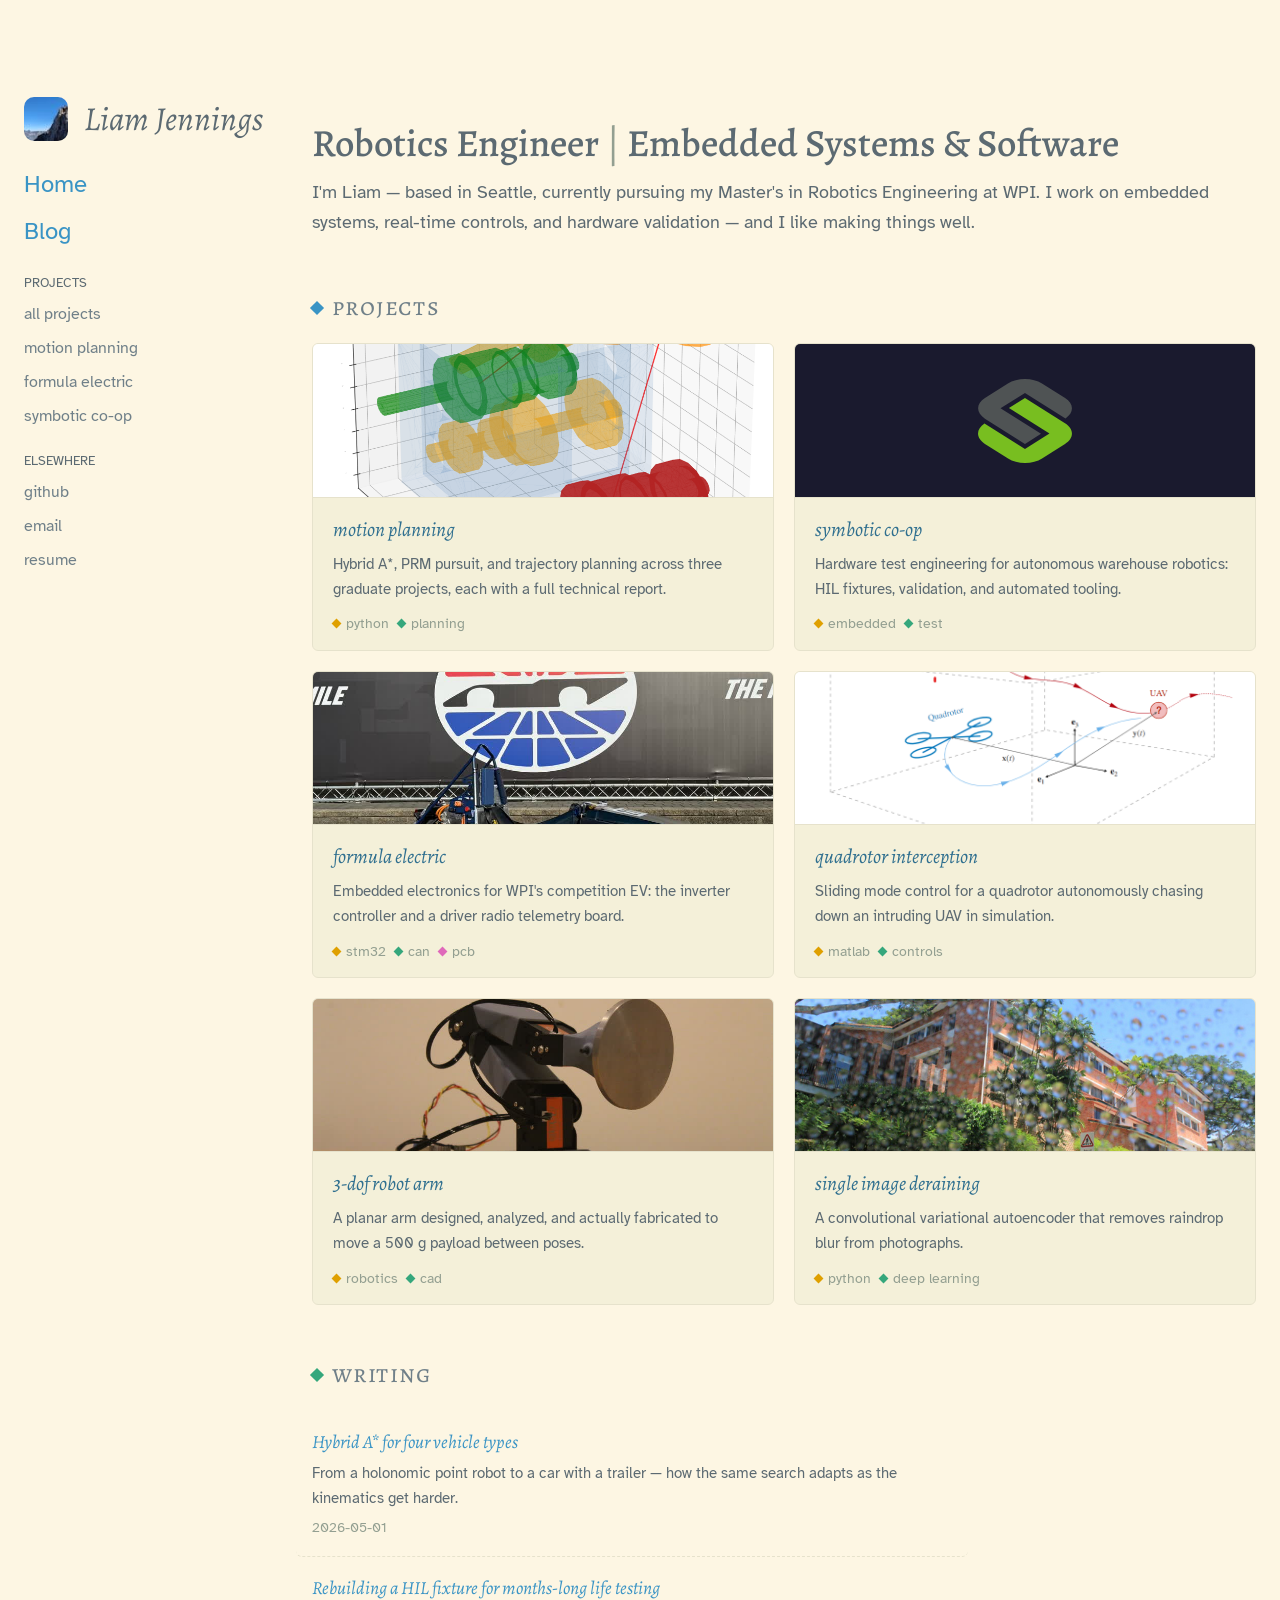
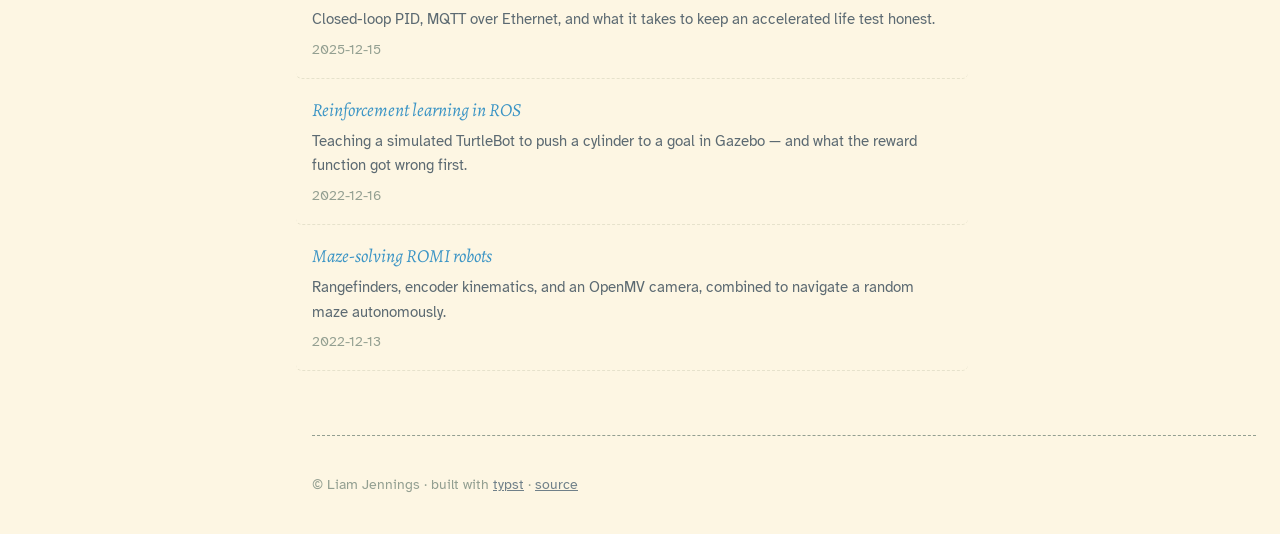
<file: design/mockup/index.html>
<!DOCTYPE html>
<html lang="en">
<head>
<meta charset="utf-8">
<meta name="viewport" content="width=device-width, initial-scale=1">
<title>Liam Jennings</title>
<!-- Site ships its own dark theme; tells Dark Reader to leave it alone. -->
<meta name="darkreader-lock">
<link rel="icon" type="image/jpeg" href="img/logo.jpg">
<link rel="stylesheet" href="layout.css">
<link rel="stylesheet" href="theme.css">
</head>
<body>

<aside class="sidebar">
  <a class="brand" href="#">
    <img class="logo" src="img/logo.jpg" alt="">
    <span class="brand-name">Liam Jennings</span>
  </a>
  <nav class="site-nav">
    <ul class="nav-main">
      <li><a href="#">Home</a></li>
      <li><a href="#writing">Blog</a></li>
    </ul>
    <div class="nav-group">
      <p class="nav-group-title">projects</p>
      <ul>
        <li><a href="#projects">all projects</a></li>
        <li><a href="https://jenningsliamd.me/robotics/2026/05/01/motion-planning/">motion planning</a></li>
        <li><a href="post.html">formula electric</a></li>
        <li><a href="https://jenningsliamd.me/work/2025/12/15/symbotic/">symbotic co-op</a></li>
      </ul>
    </div>
    <div class="nav-group">
      <p class="nav-group-title">elsewhere</p>
      <ul>
        <li><a href="https://github.com/ldjennings">github</a></li>
        <li><a href="mailto:jenningsliamd@gmail.com">email</a></li>
        <li><a href="https://jenningsliamd.me/assets/documents/liam_jennings_06_20_2026.pdf">resume</a></li>
      </ul>
    </div>
  </nav>
</aside>

<div class="page">
  <header class="mobile-header">
    <a class="brand" href="#">
      <img class="logo" src="img/logo.jpg" alt="">
      <span class="brand-name">Liam Jennings</span>
    </a>
    <details>
      <summary>menu</summary>
      <nav class="site-nav">
        <ul class="nav-main">
          <li><a href="#">Home</a></li>
          <li><a href="#writing">Blog</a></li>
        </ul>
      </nav>
    </details>
  </header>

  <main>
    <h1 class="page-title">Robotics Engineer <span class="title-sep">|</span> Embedded Systems &amp; Software</h1>
    <p class="intro">I'm Liam — based in Seattle, currently pursuing my
    Master's in Robotics Engineering at WPI. I work on embedded systems,
    real-time controls, and hardware validation — and I like making
    things well.</p>

    <section id="projects">
      <h2>projects</h2>
      <div class="project-grid">

        <article class="project">
          <div class="thumb thumb-motion"></div>
          <div class="card-body">
            <h3><a href="https://jenningsliamd.me/robotics/2026/05/01/motion-planning/">motion planning</a></h3>
            <p>Hybrid A*, PRM pursuit, and trajectory planning across three
            graduate projects, each with a full technical report.</p>
            <ul class="tags"><li>python</li><li>planning</li></ul>
            <details class="more">
              <summary>details</summary>
              <div class="blurb">
                <p class="badges"><span class="badge study">coursework</span></p>
                <p>Three projects from RBE 550 at WPI: Hybrid A* search for
                four vehicle models — from a holonomic point robot up to a
                car with trailer — with Reeds-Shepp connections; and a
                pursuit simulation pitting a grid-based A* agent against a
                firetruck planning over a PRM. Reports written to actually
                explain the algorithms, not just log results.</p>
                <p class="blurb-links"><a href="https://jenningsliamd.me/robotics/2026/05/01/motion-planning/">write-up ↗</a> <a href="https://github.com/ldjennings/valet">source ↗</a></p>
              </div>
            </details>
          </div>
          <a class="card-link" href="https://jenningsliamd.me/robotics/2026/05/01/motion-planning/" aria-hidden="true" tabindex="-1"></a>
          <div class="preview" aria-hidden="true">
            <a class="preview-link" href="https://jenningsliamd.me/robotics/2026/05/01/motion-planning/" aria-hidden="true" tabindex="-1"></a>
            <div class="preview-thumb thumb-motion"></div>
            <div class="preview-body">
              <h3>motion planning</h3>
              <p class="badges"><span class="badge study">coursework</span></p>
              <p>Three projects from RBE 550 at WPI: Hybrid A* search for
              four vehicle models — from a holonomic point robot up to a
              car with trailer — with Reeds-Shepp connections; and a
              pursuit simulation pitting a grid-based A* agent against a
              firetruck planning over a PRM. Reports written to actually
              explain the algorithms, not just log results.</p>
              <p class="blurb-links"><a href="https://jenningsliamd.me/robotics/2026/05/01/motion-planning/">write-up ↗</a> <a href="https://github.com/ldjennings/valet">source ↗</a></p>
            </div>
          </div>
        </article>

        <article class="project">
          <div class="thumb thumb-sym"></div>
          <div class="card-body">
            <h3><a href="https://jenningsliamd.me/work/2025/12/15/symbotic/">symbotic co-op</a></h3>
            <p>Hardware test engineering for autonomous warehouse robotics:
            HIL fixtures, validation, and automated tooling.</p>
            <ul class="tags"><li>embedded</li><li>test</li></ul>
            <details class="more">
              <summary>details</summary>
              <div class="blurb">
                <p class="badges"><span class="badge lab">industry</span></p>
                <p>Owned end-to-end hardware validation for embedded and
                electromechanical subsystems. Redesigned a
                hardware-in-the-loop traction motor fixture with closed-loop
                PID and MQTT-over-Ethernet for multi-month accelerated life
                testing, and built Python tooling for log parsing and
                time-series visualization with InfluxDB.</p>
                <p class="blurb-links"><a href="https://jenningsliamd.me/work/2025/12/15/symbotic/">write-up ↗</a></p>
              </div>
            </details>
          </div>
          <a class="card-link" href="https://jenningsliamd.me/work/2025/12/15/symbotic/" aria-hidden="true" tabindex="-1"></a>
          <div class="preview" aria-hidden="true">
            <a class="preview-link" href="https://jenningsliamd.me/work/2025/12/15/symbotic/" aria-hidden="true" tabindex="-1"></a>
            <div class="preview-thumb thumb-sym"></div>
            <div class="preview-body">
              <h3>symbotic co-op</h3>
              <p class="badges"><span class="badge lab">industry</span></p>
              <p>Owned end-to-end hardware validation for embedded and
              electromechanical subsystems. Redesigned a
              hardware-in-the-loop traction motor fixture with closed-loop
              PID and MQTT-over-Ethernet for multi-month accelerated life
              testing, and built Python tooling for log parsing and
              time-series visualization with InfluxDB.</p>
              <p class="blurb-links"><a href="https://jenningsliamd.me/work/2025/12/15/symbotic/">write-up ↗</a></p>
            </div>
          </div>
        </article>

        <article class="project">
          <div class="thumb thumb-formula"></div>
          <div class="card-body">
            <h3><a href="post.html">formula electric</a></h3>
            <p>Embedded electronics for WPI's competition EV: the inverter
            controller and a driver radio telemetry board.</p>
            <ul class="tags"><li>stm32</li><li>can</li><li>pcb</li></ul>
            <details class="more">
              <summary>details</summary>
              <div class="blurb">
                <p class="badges"><span class="badge open">open source</span></p>
                <p>Designed and validated boards for the 2024–25 car: an
                STM32 mixed-signal inverter controller that conditions pedal
                inputs and commands the motor controller over CAN, and a
                Bluetooth driver-radio board for live telemetry — PCB
                design through firmware and vehicle integration.</p>
                <p class="blurb-links"><a href="post.html">write-up ↗</a> <a href="https://github.com/ldjennings/driver-radio">source ↗</a></p>
              </div>
            </details>
          </div>
          <a class="card-link" href="post.html" aria-hidden="true" tabindex="-1"></a>
          <div class="preview" aria-hidden="true">
            <a class="preview-link" href="post.html" aria-hidden="true" tabindex="-1"></a>
            <div class="preview-thumb thumb-formula"></div>
            <div class="preview-body">
              <h3>formula electric</h3>
              <p class="badges"><span class="badge open">open source</span></p>
              <p>Designed and validated boards for the 2024–25 car: an
              STM32 mixed-signal inverter controller that conditions pedal
              inputs and commands the motor controller over CAN, and a
              Bluetooth driver-radio board for live telemetry — PCB design
              through firmware and vehicle integration.</p>
              <p class="blurb-links"><a href="post.html">write-up ↗</a> <a href="https://github.com/ldjennings/driver-radio">source ↗</a></p>
            </div>
          </div>
        </article>

        <article class="project">
          <div class="thumb thumb-quad"></div>
          <div class="card-body">
            <h3><a href="https://jenningsliamd.me/robotics/2023/12/13/UAV-sim/">quadrotor interception</a></h3>
            <p>Sliding mode control for a quadrotor autonomously chasing
            down an intruding UAV in simulation.</p>
            <ul class="tags"><li>matlab</li><li>controls</li></ul>
            <details class="more">
              <summary>details</summary>
              <div class="blurb">
                <p class="badges"><span class="badge study">coursework</span></p>
                <p>A sliding mode controller regulating altitude, roll, and
                pitch, paired with trajectory prediction of the target, so
                the quadrotor can track, intercept, and return with an
                intruder inside a 10 m bounded airspace — staying stable
                through the disturbance of capture.</p>
                <p class="blurb-links"><a href="https://jenningsliamd.me/robotics/2023/12/13/UAV-sim/">write-up ↗</a> <a href="https://github.com/ldjennings/RBE502Quadrotor">source ↗</a></p>
              </div>
            </details>
          </div>
          <a class="card-link" href="https://jenningsliamd.me/robotics/2023/12/13/UAV-sim/" aria-hidden="true" tabindex="-1"></a>
          <div class="preview" aria-hidden="true">
            <a class="preview-link" href="https://jenningsliamd.me/robotics/2023/12/13/UAV-sim/" aria-hidden="true" tabindex="-1"></a>
            <div class="preview-thumb thumb-quad"></div>
            <div class="preview-body">
              <h3>quadrotor interception</h3>
              <p class="badges"><span class="badge study">coursework</span></p>
              <p>A sliding mode controller regulating altitude, roll, and
              pitch, paired with trajectory prediction of the target, so
              the quadrotor can track, intercept, and return with an
              intruder inside a 10 m bounded airspace — staying stable
              through the disturbance of capture.</p>
              <p class="blurb-links"><a href="https://jenningsliamd.me/robotics/2023/12/13/UAV-sim/">write-up ↗</a> <a href="https://github.com/ldjennings/RBE502Quadrotor">source ↗</a></p>
            </div>
          </div>
        </article>

        <article class="project">
          <div class="thumb thumb-arm"></div>
          <div class="card-body">
            <h3><a href="https://jenningsliamd.me/robotics/2023/12/03/robot-arm/">3-dof robot arm</a></h3>
            <p>A planar arm designed, analyzed, and actually fabricated to
            move a 500 g payload between poses.</p>
            <ul class="tags"><li>robotics</li><li>cad</li></ul>
            <details class="more">
              <summary>details</summary>
              <div class="blurb">
                <p class="badges"><span class="badge study">coursework</span></p>
                <p>Full-stack arm design for RBE 501: forward kinematics via
                the Product of Exponentials, closed-form geometric inverse
                kinematics, trajectory generation, dynamics analysis, and
                motor selection. The course only required the analysis — we
                built the physical arm anyway.</p>
                <p class="blurb-links"><a href="https://jenningsliamd.me/robotics/2023/12/03/robot-arm/">write-up ↗</a></p>
              </div>
            </details>
          </div>
          <a class="card-link" href="https://jenningsliamd.me/robotics/2023/12/03/robot-arm/" aria-hidden="true" tabindex="-1"></a>
          <div class="preview" aria-hidden="true">
            <a class="preview-link" href="https://jenningsliamd.me/robotics/2023/12/03/robot-arm/" aria-hidden="true" tabindex="-1"></a>
            <div class="preview-thumb thumb-arm"></div>
            <div class="preview-body">
              <h3>3-dof robot arm</h3>
              <p class="badges"><span class="badge study">coursework</span></p>
              <p>Full-stack arm design for RBE 501: forward kinematics via
              the Product of Exponentials, closed-form geometric inverse
              kinematics, trajectory generation, dynamics analysis, and
              motor selection. The course only required the analysis — we
              built the physical arm anyway.</p>
              <p class="blurb-links"><a href="https://jenningsliamd.me/robotics/2023/12/03/robot-arm/">write-up ↗</a></p>
            </div>
          </div>
        </article>

        <article class="project">
          <div class="thumb thumb-derain"></div>
          <div class="card-body">
            <h3><a href="https://ldjennings.github.io/CS539FinalProject">single image deraining</a></h3>
            <p>A convolutional variational autoencoder that removes
            raindrop blur from photographs.</p>
            <ul class="tags"><li>python</li><li>deep learning</li></ul>
            <details class="more">
              <summary>details</summary>
              <div class="blurb">
                <p class="badges"><span class="badge open">open source</span></p>
                <p>A CVAE trained to reconstruct clean images from
                rain-degraded inputs, built as a machine learning course
                final project. The project site walks through the
                architecture, training, and results side by side with the
                degraded originals.</p>
                <p class="blurb-links"><a href="https://ldjennings.github.io/CS539FinalProject">project site ↗</a> <a href="https://github.com/ldjennings/deraining-tools">source ↗</a></p>
              </div>
            </details>
          </div>
          <a class="card-link" href="https://ldjennings.github.io/CS539FinalProject" aria-hidden="true" tabindex="-1"></a>
          <div class="preview" aria-hidden="true">
            <a class="preview-link" href="https://ldjennings.github.io/CS539FinalProject" aria-hidden="true" tabindex="-1"></a>
            <div class="preview-thumb thumb-derain"></div>
            <div class="preview-body">
              <h3>single image deraining</h3>
              <p class="badges"><span class="badge open">open source</span></p>
              <p>A CVAE trained to reconstruct clean images from
              rain-degraded inputs, built as a machine learning course
              final project. The project site walks through the
              architecture, training, and results side by side with the
              degraded originals.</p>
              <p class="blurb-links"><a href="https://ldjennings.github.io/CS539FinalProject">project site ↗</a> <a href="https://github.com/ldjennings/deraining-tools">source ↗</a></p>
            </div>
          </div>
        </article>

      </div>
    </section>

    <section id="writing">
      <h2>writing</h2>
      <ul class="article-list">
        <li>
          <a href="https://jenningsliamd.me/robotics/2026/05/01/motion-planning/">Hybrid A* for four vehicle types</a>
          <p>From a holonomic point robot to a car with a trailer — how the
          same search adapts as the kinematics get harder.</p>
          <time datetime="2026-05-01">2026-05-01</time>
          <a class="row-link" href="https://jenningsliamd.me/robotics/2026/05/01/motion-planning/" aria-hidden="true" tabindex="-1"></a>
        </li>
        <li>
          <a href="https://jenningsliamd.me/work/2025/12/15/symbotic/">Rebuilding a HIL fixture for months-long life testing</a>
          <p>Closed-loop PID, MQTT over Ethernet, and what it takes to keep
          an accelerated life test honest.</p>
          <time datetime="2025-12-15">2025-12-15</time>
          <a class="row-link" href="https://jenningsliamd.me/work/2025/12/15/symbotic/" aria-hidden="true" tabindex="-1"></a>
        </li>
        <li>
          <a href="https://jenningsliamd.me/robotics/2022/12/16/reinforcement-learning/">Reinforcement learning in ROS</a>
          <p>Teaching a simulated TurtleBot to push a cylinder to a goal in
          Gazebo — and what the reward function got wrong first.</p>
          <time datetime="2022-12-16">2022-12-16</time>
          <a class="row-link" href="https://jenningsliamd.me/robotics/2022/12/16/reinforcement-learning/" aria-hidden="true" tabindex="-1"></a>
        </li>
        <li>
          <a href="https://jenningsliamd.me/robotics/2022/12/13/maze-robot/">Maze-solving ROMI robots</a>
          <p>Rangefinders, encoder kinematics, and an OpenMV camera, combined
          to navigate a random maze autonomously.</p>
          <time datetime="2022-12-13">2022-12-13</time>
          <a class="row-link" href="https://jenningsliamd.me/robotics/2022/12/13/maze-robot/" aria-hidden="true" tabindex="-1"></a>
        </li>
      </ul>
    </section>

    <footer class="colophon">
      <p>© Liam Jennings · built with <a href="https://typst.app/">typst</a>
      · <a href="https://github.com/ldjennings/website">source</a></p>
    </footer>
  </main>
</div>

</body>
</html>
</file>
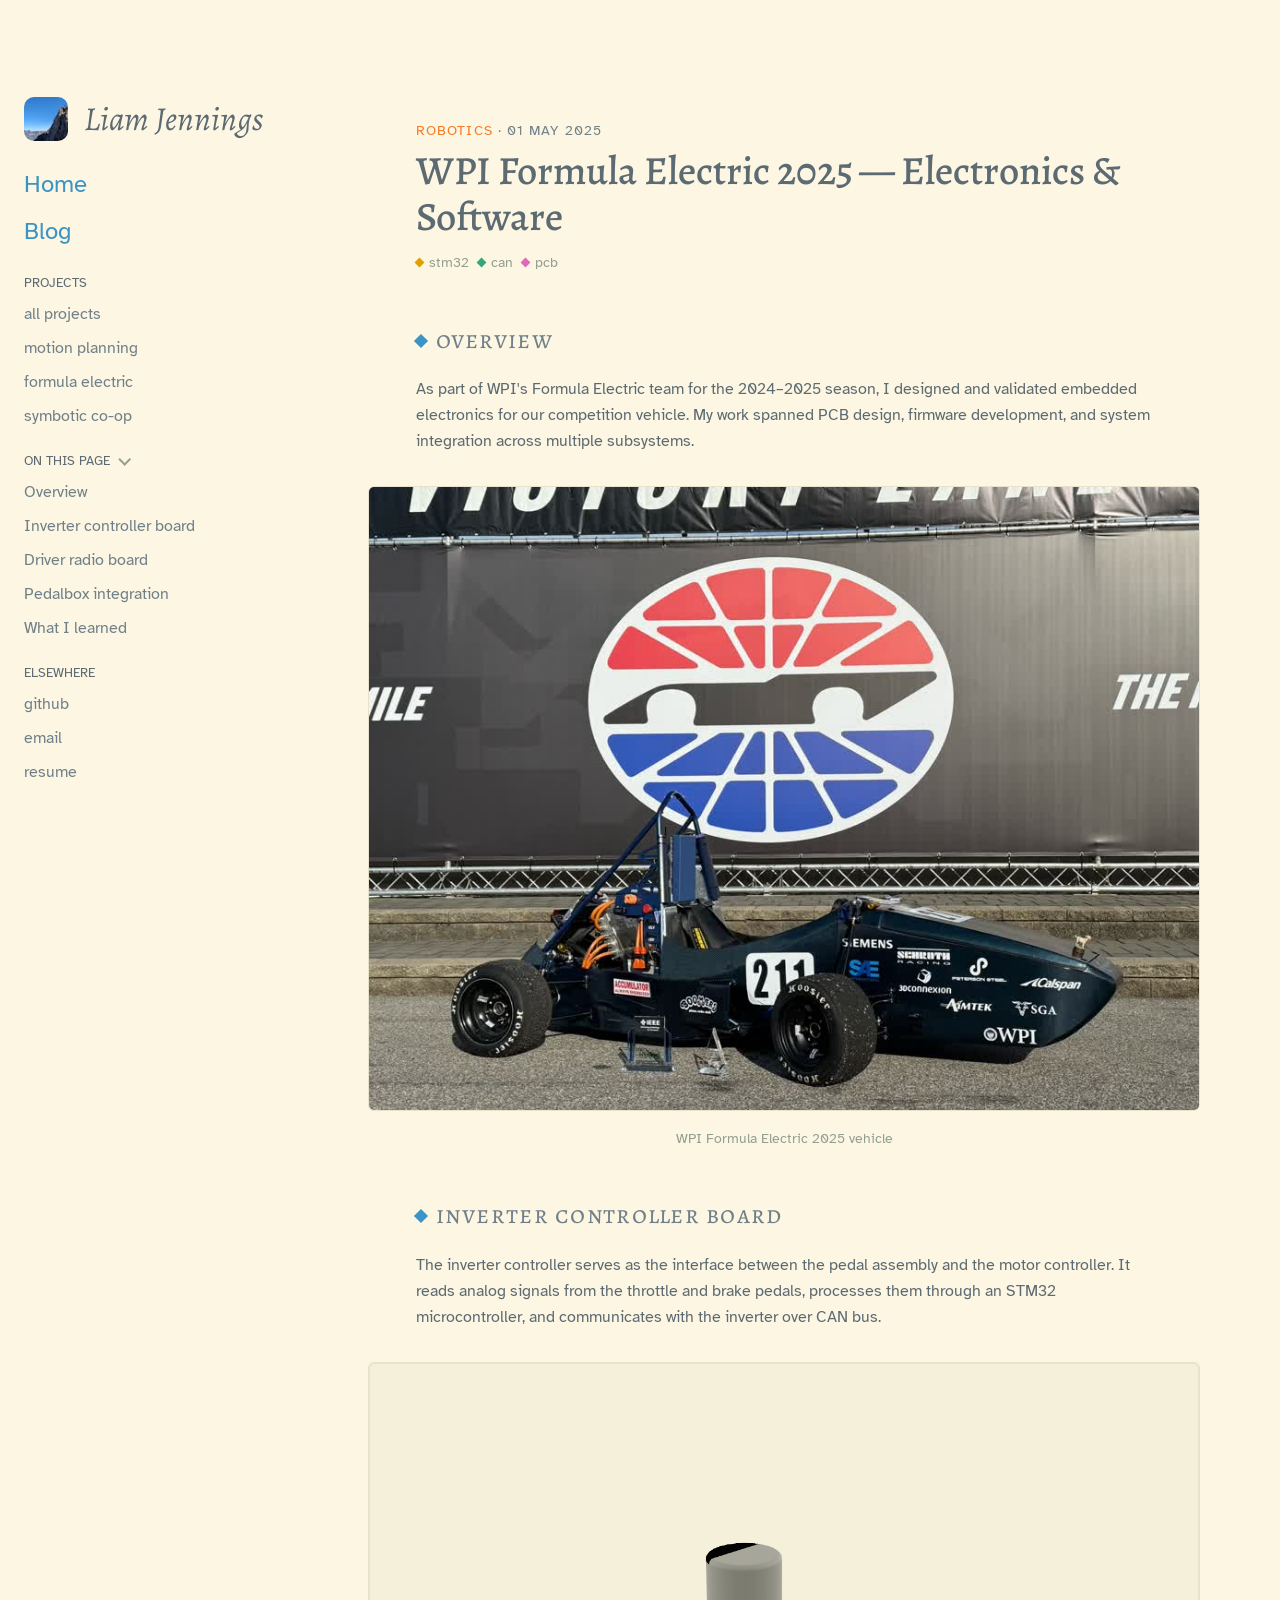
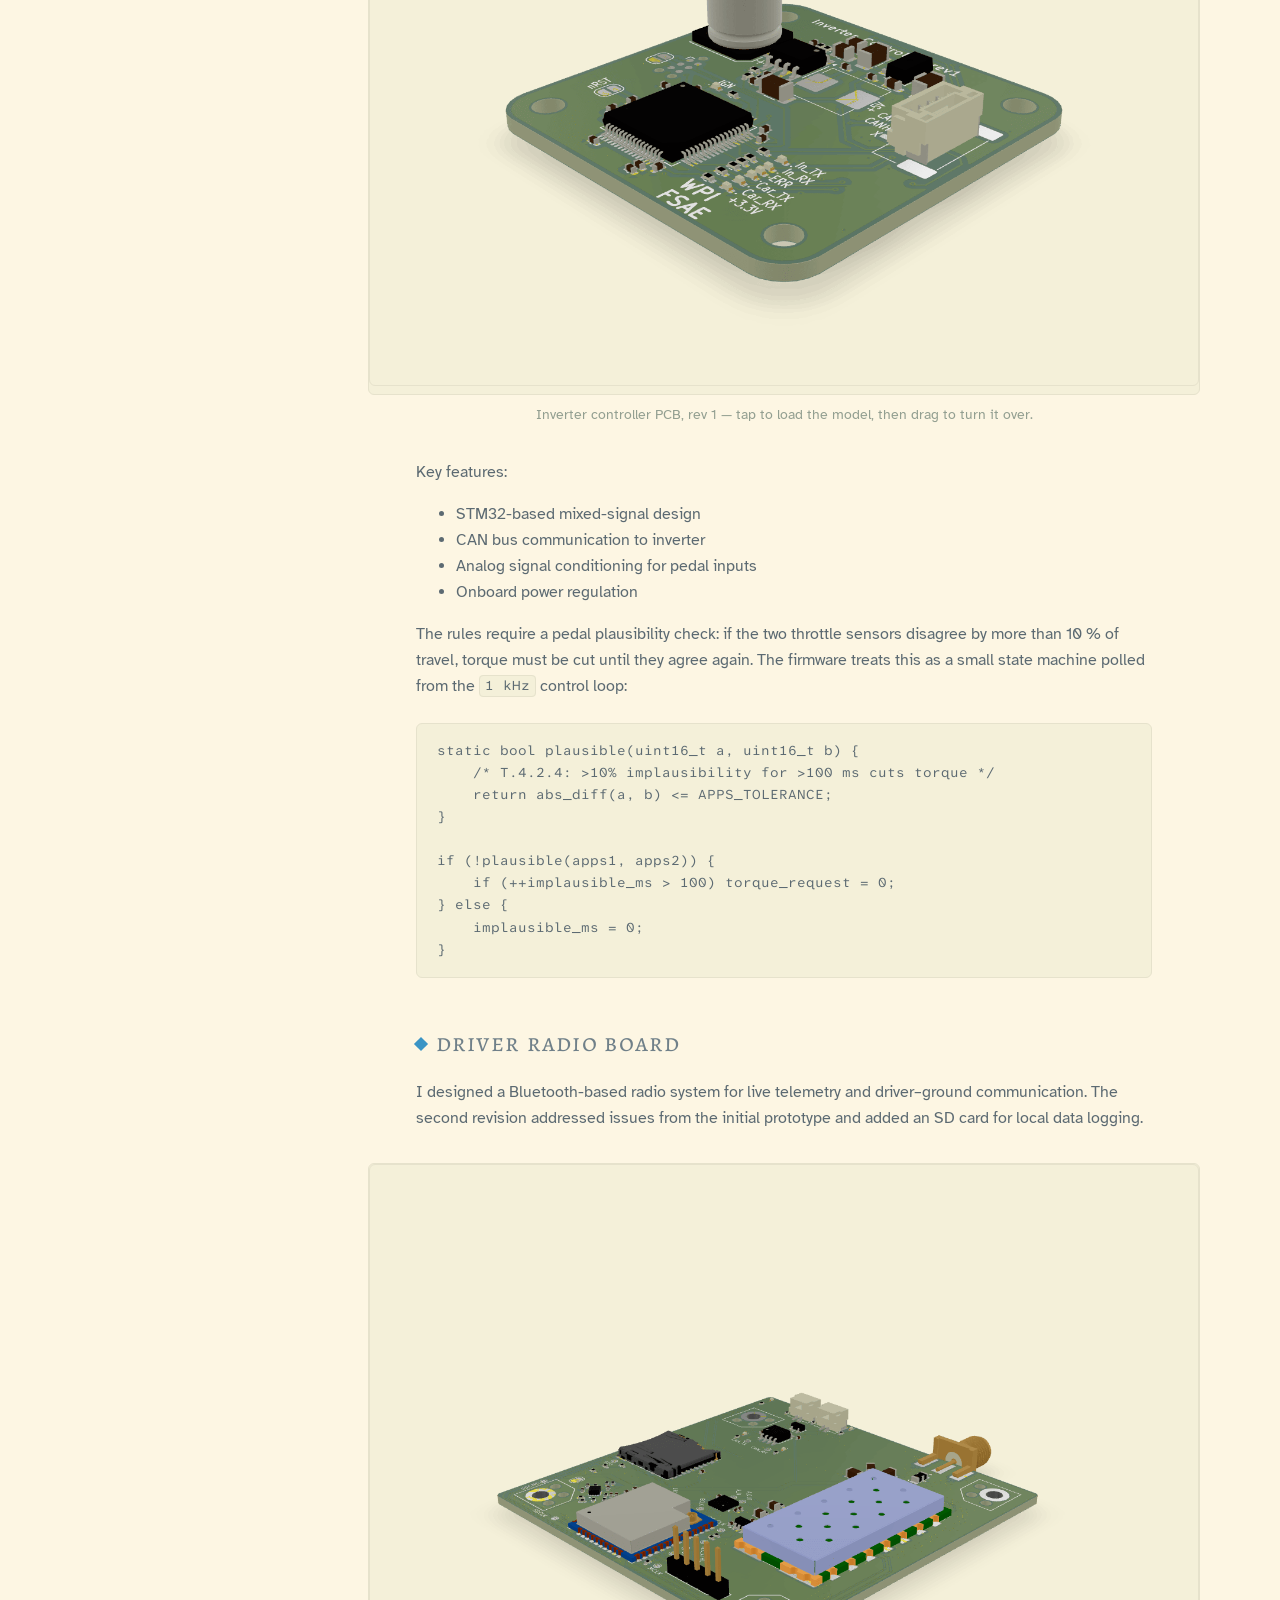
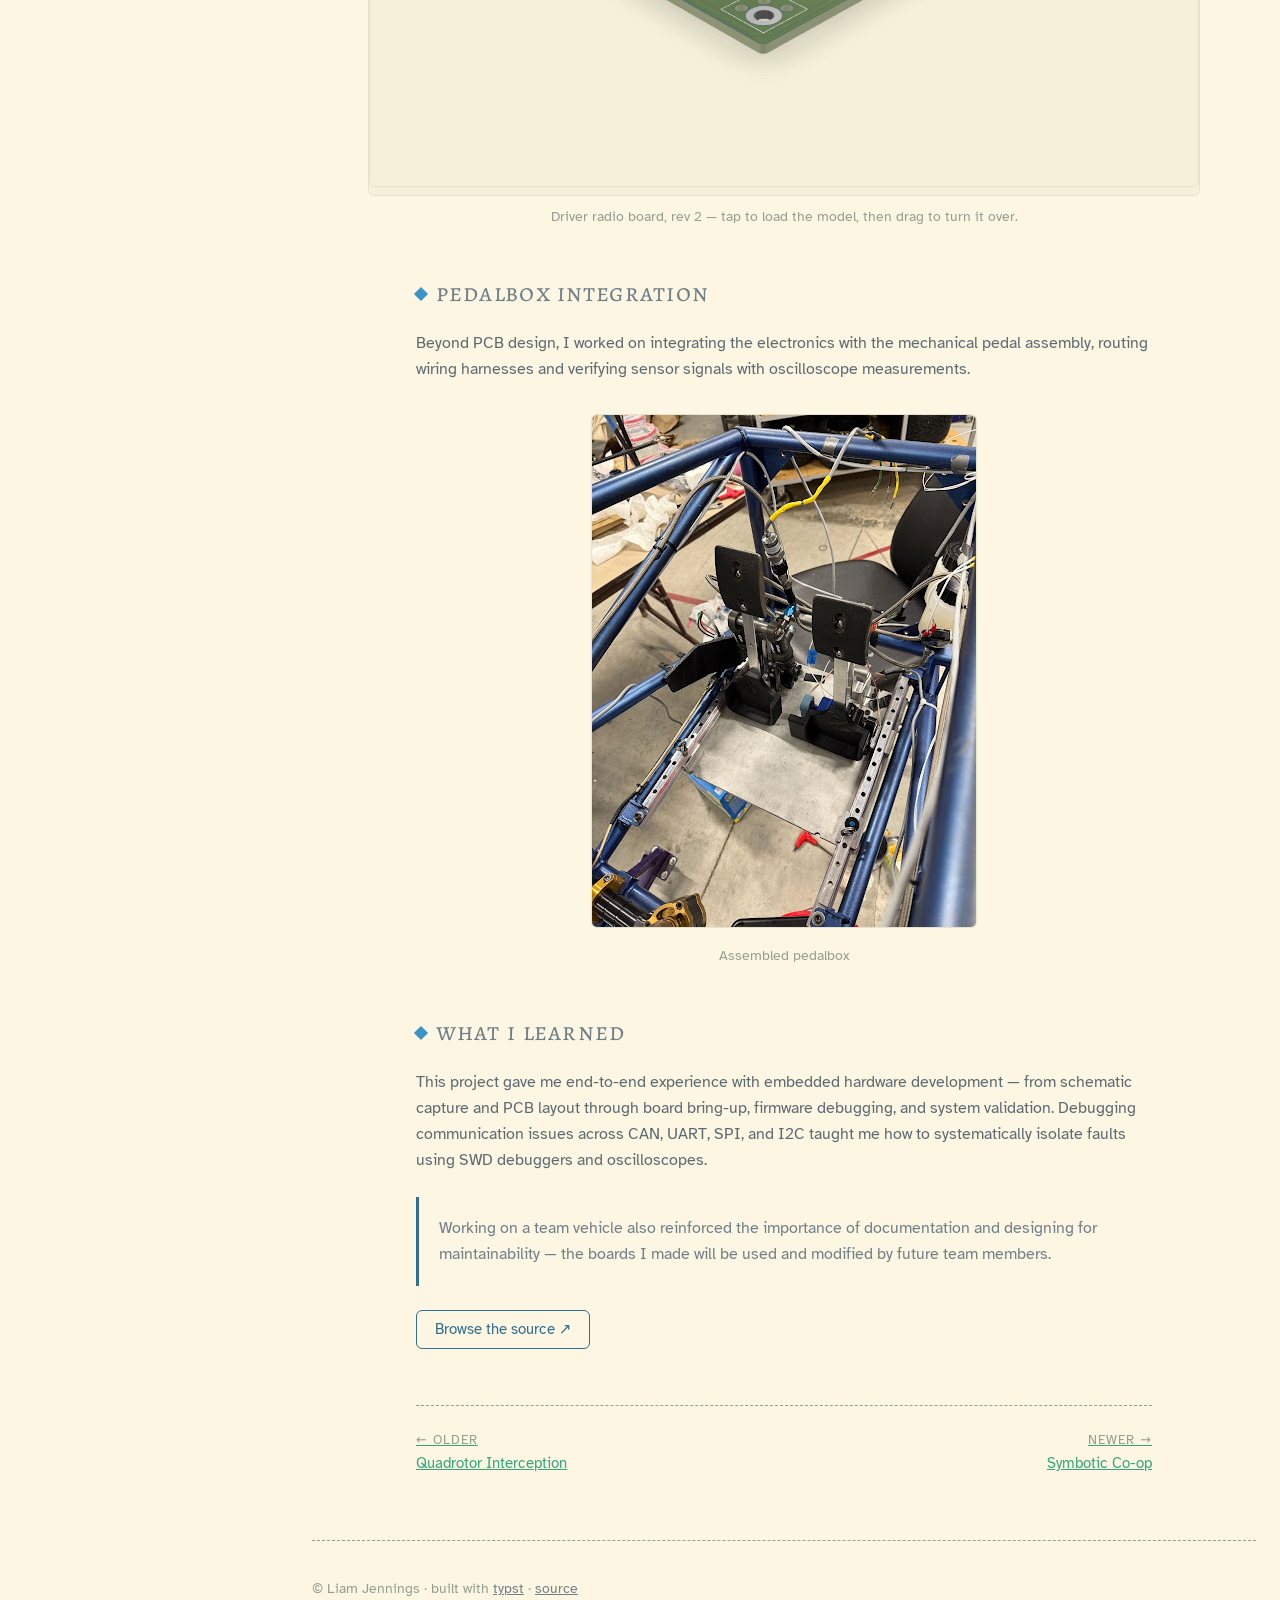
<file: design/mockup/post.html>
<!DOCTYPE html>
<html lang="en">
<head>
<meta charset="utf-8">
<meta name="viewport" content="width=device-width, initial-scale=1">
<title>WPI Formula Electric 2025 — Liam Jennings</title>
<!-- Site ships its own dark theme; tells Dark Reader to leave it alone. -->
<meta name="darkreader-lock">
<link rel="icon" type="image/jpeg" href="img/logo.jpg">
<link rel="stylesheet" href="layout.css">
<link rel="stylesheet" href="theme.css">
</head>
<body>

<aside class="sidebar">
  <a class="brand" href="index.html">
    <img class="logo" src="img/logo.jpg" alt="">
    <span class="brand-name">Liam Jennings</span>
  </a>
  <nav class="site-nav">
    <ul class="nav-main">
      <li><a href="index.html">Home</a></li>
      <li><a href="index.html#writing">Blog</a></li>
    </ul>
    <div class="nav-group">
      <p class="nav-group-title">projects</p>
      <ul>
        <li><a href="index.html#projects">all projects</a></li>
        <li><a href="https://jenningsliamd.me/robotics/2026/05/01/motion-planning/">motion planning</a></li>
        <li><a href="post.html">formula electric</a></li>
        <li><a href="https://jenningsliamd.me/work/2025/12/15/symbotic/">symbotic co-op</a></li>
      </ul>
    </div>
    <details class="nav-group page-toc" open>
      <summary class="nav-group-title">On this page</summary>
      <ul>
        <li><a href="#overview">Overview</a></li>
        <li><a href="#inverter-controller-board">Inverter controller board</a></li>
        <li><a href="#driver-radio-board">Driver radio board</a></li>
        <li><a href="#pedalbox-integration">Pedalbox integration</a></li>
        <li><a href="#what-i-learned">What I learned</a></li>
      </ul>
    </details>
    <div class="nav-group">
      <p class="nav-group-title">elsewhere</p>
      <ul>
        <li><a href="https://github.com/ldjennings">github</a></li>
        <li><a href="mailto:jenningsliamd@gmail.com">email</a></li>
        <li><a href="https://jenningsliamd.me/assets/documents/liam_jennings_06_20_2026.pdf">resume</a></li>
      </ul>
    </div>
  </nav>
</aside>

<div class="page">
  <header class="mobile-header">
    <a class="brand" href="index.html">
      <img class="logo" src="img/logo.jpg" alt="">
      <span class="brand-name">Liam Jennings</span>
    </a>
    <details>
      <summary>menu</summary>
      <nav class="site-nav">
        <ul class="nav-main">
          <li><a href="index.html">Home</a></li>
          <li><a href="index.html#writing">Blog</a></li>
        </ul>
        <details class="nav-group page-toc" open>
          <summary class="nav-group-title">On this page</summary>
          <ul>
            <li><a href="#overview">Overview</a></li>
            <li><a href="#inverter-controller-board">Inverter controller board</a></li>
            <li><a href="#driver-radio-board">Driver radio board</a></li>
            <li><a href="#pedalbox-integration">Pedalbox integration</a></li>
            <li><a href="#what-i-learned">What I learned</a></li>
          </ul>
        </details>
      </nav>
    </details>
  </header>

  <main>
    <article class="post">
      <header class="post-header">
        <p class="post-eyebrow"><span class="post-category">robotics</span> · <time datetime="2025-05-01">01 May 2025</time></p>
        <h1 class="post-title">WPI Formula Electric 2025 — Electronics &amp; Software</h1>
        <ul class="tags"><li>stm32</li><li>can</li><li>pcb</li></ul>
      </header>

      <h2 id="overview">Overview</h2>
      <p>As part of WPI's Formula Electric team for the 2024–2025 season,
      I designed and validated embedded electronics for our competition
      vehicle. My work spanned PCB design, firmware development, and
      system integration across multiple subsystems.</p>

      <figure>
        <img src="img/real-formula.jpg" alt="The WPI Formula Electric 2025 car on track">
        <figcaption>WPI Formula Electric 2025 vehicle</figcaption>
      </figure>

      <h2 id="inverter-controller-board">Inverter controller board</h2>
      <p>The inverter controller serves as the interface between the pedal
      assembly and the motor controller. It reads analog signals from the
      throttle and brake pedals, processes them through an STM32
      microcontroller, and communicates with the inverter over CAN bus.</p>

      <figure class="fig-3d">
        <model-viewer poster="img/formula_inverter_3d_poster.png">
          <img src="img/formula_inverter_3d_poster.png" alt="Inverter controller PCB">
        </model-viewer>
        <figcaption>Inverter controller PCB, rev 1 — tap to load the
          model, then drag to turn it over.</figcaption>
      </figure>

      <p>Key features:</p>
      <ul>
        <li>STM32-based mixed-signal design</li>
        <li>CAN bus communication to inverter</li>
        <li>Analog signal conditioning for pedal inputs</li>
        <li>Onboard power regulation</li>
      </ul>

      <p>The rules require a pedal plausibility check: if the two throttle
      sensors disagree by more than 10&nbsp;% of travel, torque must be cut
      until they agree again. The firmware treats this as a small state
      machine polled from the <code>1&nbsp;kHz</code> control loop:</p>

      <pre><code>static bool plausible(uint16_t a, uint16_t b) {
    /* T.4.2.4: >10% implausibility for >100 ms cuts torque */
    return abs_diff(a, b) &lt;= APPS_TOLERANCE;
}

if (!plausible(apps1, apps2)) {
    if (++implausible_ms > 100) torque_request = 0;
} else {
    implausible_ms = 0;
}</code></pre>

      <h2 id="driver-radio-board">Driver radio board</h2>
      <p>I designed a Bluetooth-based radio system for live telemetry and
      driver–ground communication. The second revision addressed issues
      from the initial prototype and added an SD card for local data
      logging.</p>

      <!-- 3D model figure: no JS in the mockup, so the unknown
           <model-viewer> element just renders its fallback img (the
           poster) — which is exactly the no-JS state of the real page. -->
      <figure class="fig-3d">
        <model-viewer poster="img/formula_radio_3d_poster.png">
          <img src="img/formula_radio_3d_poster.png" alt="Driver radio PCB">
        </model-viewer>
        <figcaption>Driver radio board, rev 2 — tap to load the model,
          then drag to turn it over.</figcaption>
      </figure>

      <h2 id="pedalbox-integration">Pedalbox integration</h2>
      <p>Beyond PCB design, I worked on integrating the electronics with
      the mechanical pedal assembly, routing wiring harnesses and
      verifying sensor signals with oscilloscope measurements.</p>

      <figure>
        <img src="img/formula_pedalbox.png" alt="Assembled pedalbox with sensors and wiring">
        <figcaption>Assembled pedalbox</figcaption>
      </figure>

      <h2 id="what-i-learned">What I learned</h2>
      <p>This project gave me end-to-end experience with embedded hardware
      development — from schematic capture and PCB layout through board
      bring-up, firmware debugging, and system validation. Debugging
      communication issues across CAN, UART, SPI, and I2C taught me how to
      systematically isolate faults using SWD debuggers and
      oscilloscopes.</p>

      <blockquote>
        <p>Working on a team vehicle also reinforced the importance of
        documentation and designing for maintainability — the boards I
        made will be used and modified by future team members.</p>
      </blockquote>

      <p><a class="button" href="https://github.com/ldjennings/driver-radio">Browse the source ↗</a></p>

      <nav class="post-nav">
        <a class="prev" href="https://jenningsliamd.me/robotics/2023/12/13/UAV-sim/">
          <span class="post-nav-label">← older</span>
          Quadrotor Interception
        </a>
        <a class="next" href="https://jenningsliamd.me/work/2025/12/15/symbotic/">
          <span class="post-nav-label">newer →</span>
          Symbotic Co-op
        </a>
      </nav>
    </article>

    <footer class="colophon">
      <p>© Liam Jennings · built with <a href="https://typst.app/">typst</a>
      · <a href="https://github.com/ldjennings/website">source</a></p>
    </footer>
  </main>
</div>

</body>
</html>
</file>
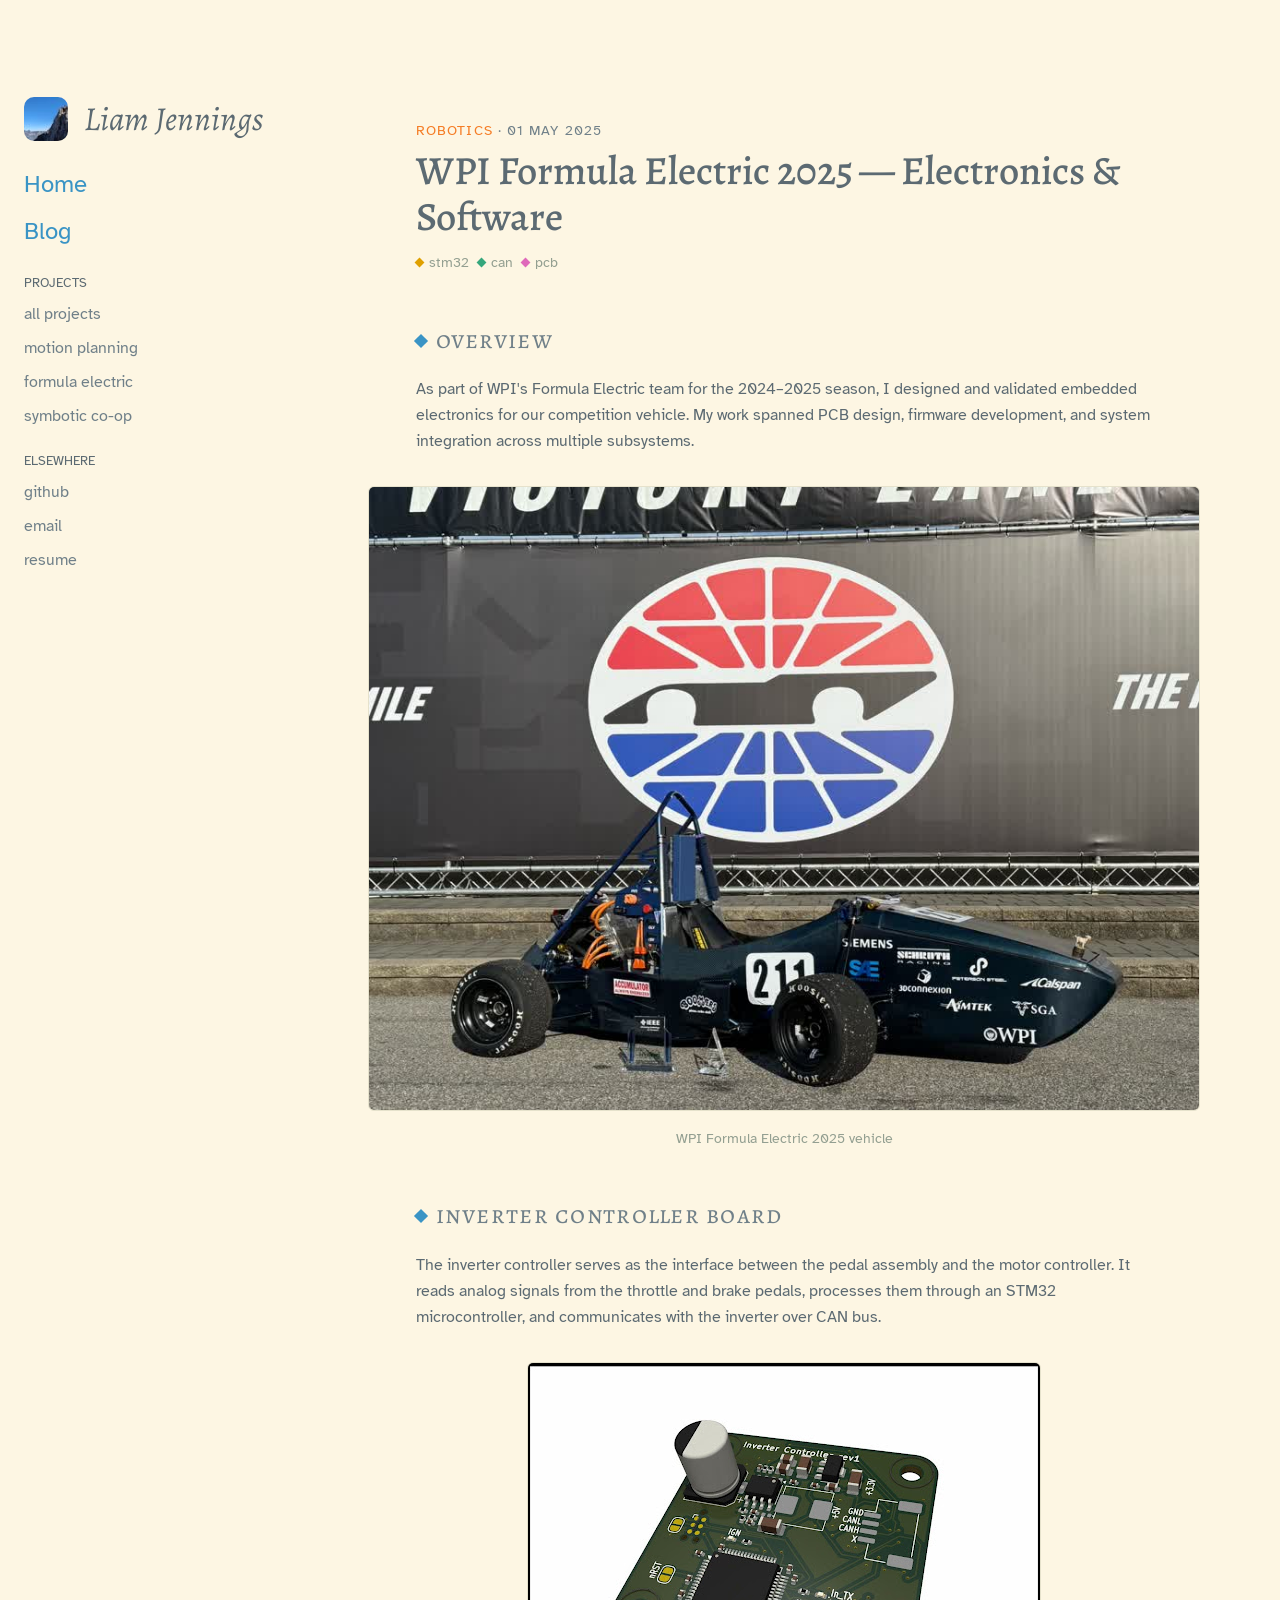
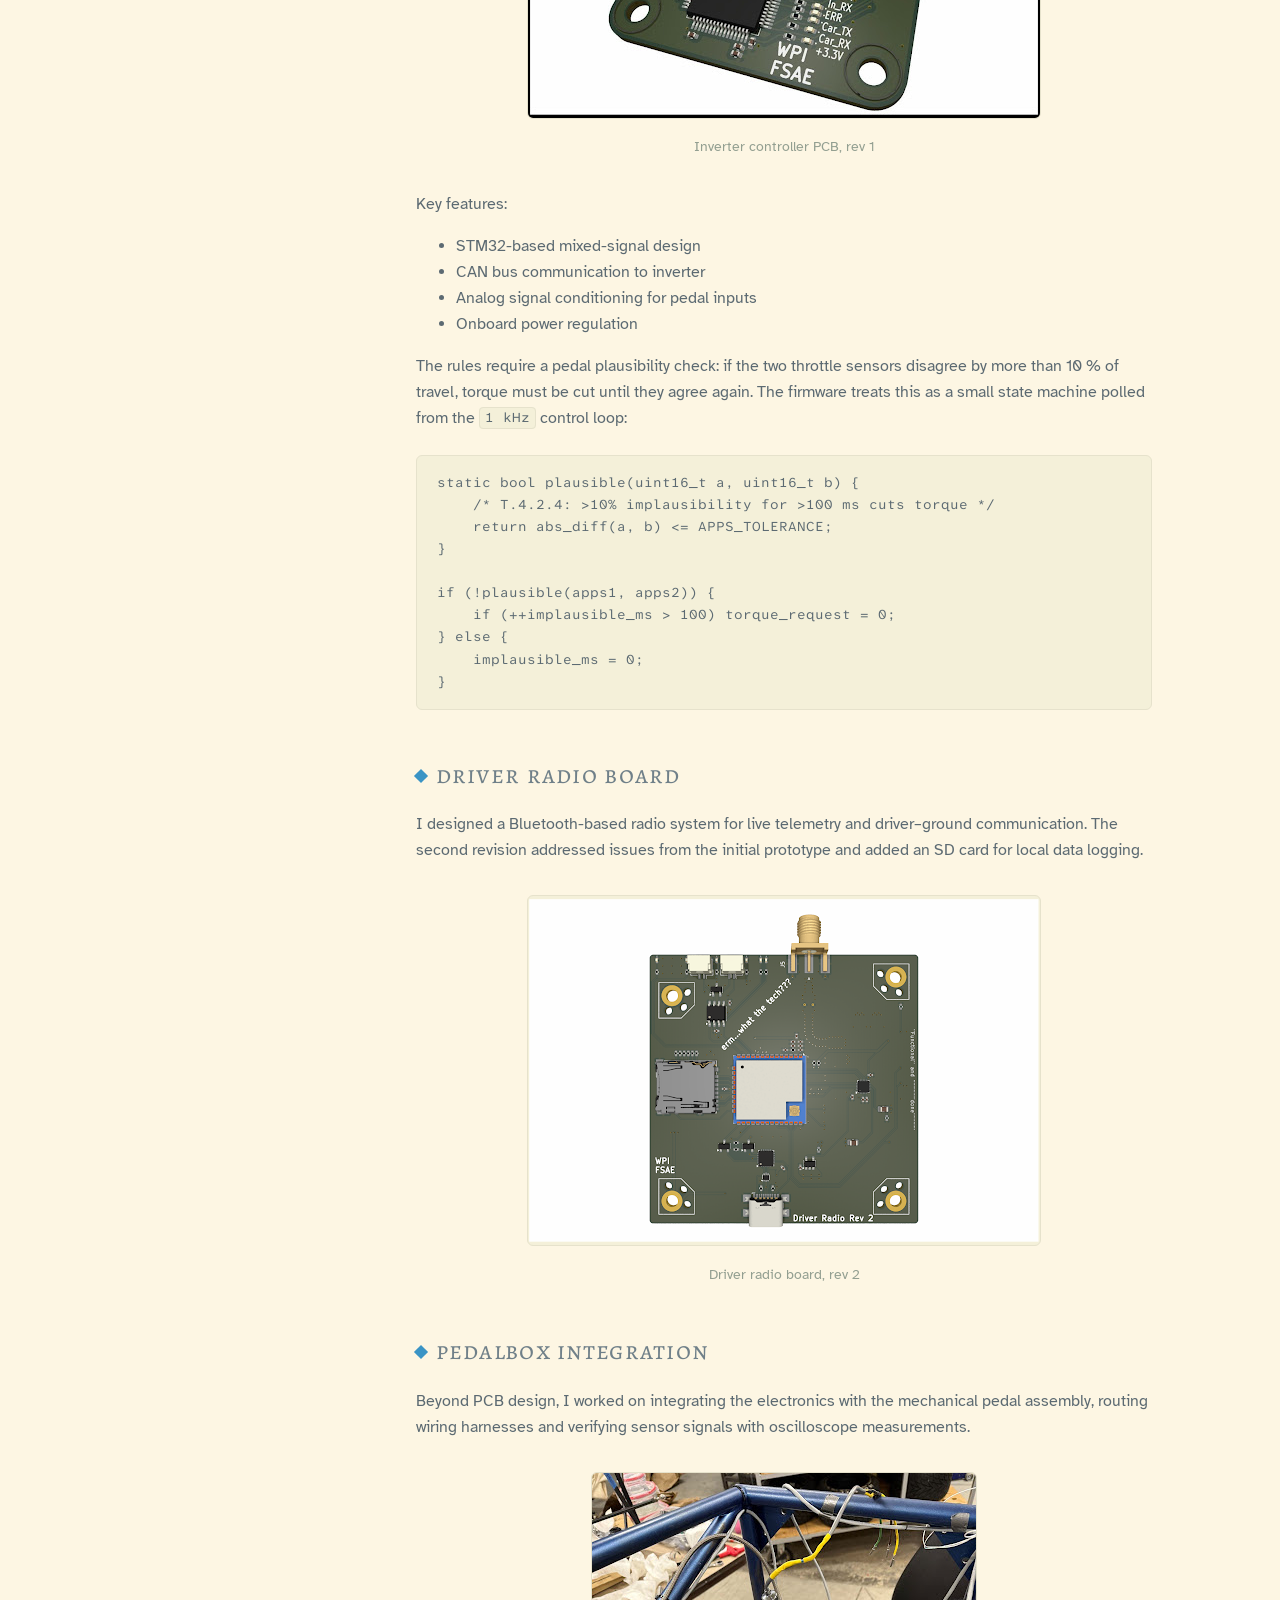
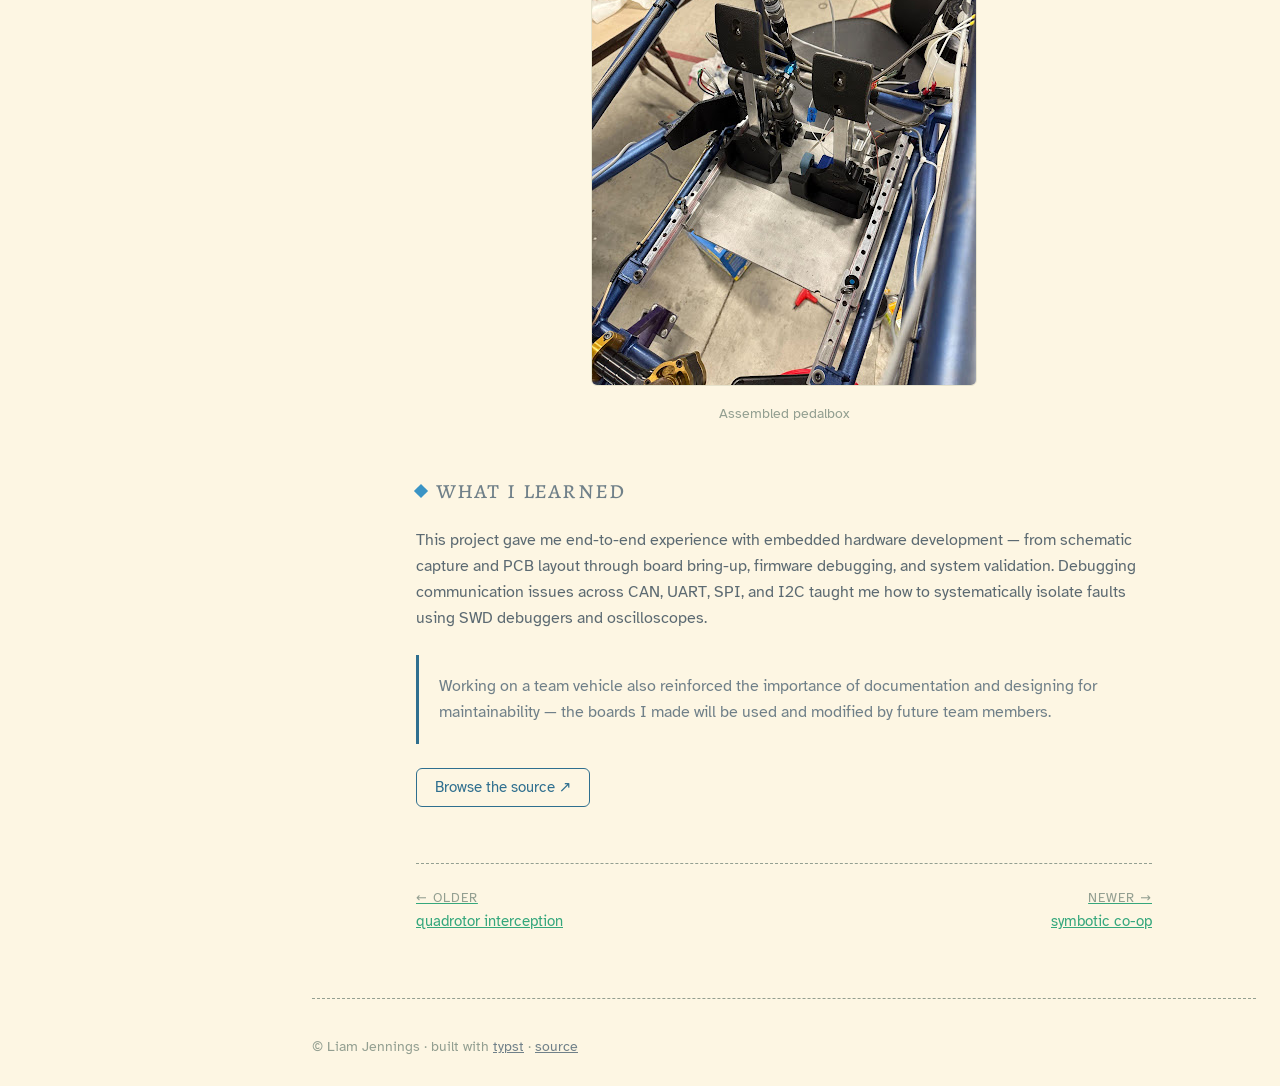
<file: design/variant-a2/post.html>
<!DOCTYPE html>
<html lang="en">
<head>
<meta charset="utf-8">
<meta name="viewport" content="width=device-width, initial-scale=1">
<title>WPI Formula Electric 2025 — Liam Jennings</title>
<!-- Site ships its own dark theme; tells Dark Reader to leave it alone. -->
<meta name="darkreader-lock">
<link rel="icon" type="image/jpeg" href="img/logo.jpg">
<link rel="stylesheet" href="layout.css">
<link rel="stylesheet" href="theme.css">
</head>
<body>

<aside class="sidebar">
  <a class="brand" href="index.html">
    <img class="logo" src="img/logo.jpg" alt="">
    <span class="brand-name">Liam Jennings</span>
  </a>
  <nav class="site-nav">
    <ul class="nav-main">
      <li><a href="index.html">Home</a></li>
      <li><a href="index.html#writing">Blog</a></li>
    </ul>
    <div class="nav-group">
      <p class="nav-group-title">projects</p>
      <ul>
        <li><a href="index.html#projects">all projects</a></li>
        <li><a href="https://jenningsliamd.me/robotics/2026/05/01/motion-planning/">motion planning</a></li>
        <li><a href="post.html">formula electric</a></li>
        <li><a href="https://jenningsliamd.me/work/2025/12/15/symbotic/">symbotic co-op</a></li>
      </ul>
    </div>
    <div class="nav-group">
      <p class="nav-group-title">elsewhere</p>
      <ul>
        <li><a href="https://github.com/ldjennings">github</a></li>
        <li><a href="mailto:jenningsliamd@gmail.com">email</a></li>
        <li><a href="https://jenningsliamd.me/assets/documents/liam_jennings_06_20_2026.pdf">resume</a></li>
      </ul>
    </div>
  </nav>
</aside>

<div class="page">
  <header class="mobile-header">
    <a class="brand" href="index.html">
      <img class="logo" src="img/logo.jpg" alt="">
      <span class="brand-name">Liam Jennings</span>
    </a>
    <details>
      <summary>menu</summary>
      <nav class="site-nav">
        <ul class="nav-main">
          <li><a href="index.html">Home</a></li>
          <li><a href="index.html#writing">Blog</a></li>
        </ul>
      </nav>
    </details>
  </header>

  <main>
    <article class="post">
      <header class="post-header">
        <p class="post-eyebrow"><span class="post-category">robotics</span> · <time datetime="2025-05-01">01 May 2025</time></p>
        <h1 class="post-title">WPI Formula Electric 2025 — Electronics &amp; Software</h1>
        <ul class="tags"><li>stm32</li><li>can</li><li>pcb</li></ul>
      </header>

      <h2>overview</h2>
      <p>As part of WPI's Formula Electric team for the 2024–2025 season,
      I designed and validated embedded electronics for our competition
      vehicle. My work spanned PCB design, firmware development, and
      system integration across multiple subsystems.</p>

      <figure>
        <img src="img/real-formula.jpg" alt="The WPI Formula Electric 2025 car on track">
        <figcaption>WPI Formula Electric 2025 vehicle</figcaption>
      </figure>

      <h2>inverter controller board</h2>
      <p>The inverter controller serves as the interface between the pedal
      assembly and the motor controller. It reads analog signals from the
      throttle and brake pedals, processes them through an STM32
      microcontroller, and communicates with the inverter over CAN bus.</p>

      <figure>
        <img src="img/formula_inverter_pcb.png" alt="Inverter controller PCB">
        <figcaption>Inverter controller PCB, rev 1</figcaption>
      </figure>

      <p>Key features:</p>
      <ul>
        <li>STM32-based mixed-signal design</li>
        <li>CAN bus communication to inverter</li>
        <li>Analog signal conditioning for pedal inputs</li>
        <li>Onboard power regulation</li>
      </ul>

      <p>The rules require a pedal plausibility check: if the two throttle
      sensors disagree by more than 10&nbsp;% of travel, torque must be cut
      until they agree again. The firmware treats this as a small state
      machine polled from the <code>1&nbsp;kHz</code> control loop:</p>

      <pre><code>static bool plausible(uint16_t a, uint16_t b) {
    /* T.4.2.4: >10% implausibility for >100 ms cuts torque */
    return abs_diff(a, b) &lt;= APPS_TOLERANCE;
}

if (!plausible(apps1, apps2)) {
    if (++implausible_ms > 100) torque_request = 0;
} else {
    implausible_ms = 0;
}</code></pre>

      <h2>driver radio board</h2>
      <p>I designed a Bluetooth-based radio system for live telemetry and
      driver–ground communication. The second revision addressed issues
      from the initial prototype and added an SD card for local data
      logging.</p>

      <figure>
        <img src="img/formula_radio_pcb.png" alt="Driver radio PCB">
        <figcaption>Driver radio board, rev 2</figcaption>
      </figure>

      <h2>pedalbox integration</h2>
      <p>Beyond PCB design, I worked on integrating the electronics with
      the mechanical pedal assembly, routing wiring harnesses and
      verifying sensor signals with oscilloscope measurements.</p>

      <figure>
        <img src="img/formula_pedalbox.png" alt="Assembled pedalbox with sensors and wiring">
        <figcaption>Assembled pedalbox</figcaption>
      </figure>

      <h2>what i learned</h2>
      <p>This project gave me end-to-end experience with embedded hardware
      development — from schematic capture and PCB layout through board
      bring-up, firmware debugging, and system validation. Debugging
      communication issues across CAN, UART, SPI, and I2C taught me how to
      systematically isolate faults using SWD debuggers and
      oscilloscopes.</p>

      <blockquote>
        <p>Working on a team vehicle also reinforced the importance of
        documentation and designing for maintainability — the boards I
        made will be used and modified by future team members.</p>
      </blockquote>

      <p><a class="button" href="https://github.com/ldjennings/driver-radio">Browse the source ↗</a></p>

      <nav class="post-nav">
        <a class="prev" href="https://jenningsliamd.me/robotics/2023/12/13/UAV-sim/">
          <span class="post-nav-label">← older</span>
          quadrotor interception
        </a>
        <a class="next" href="https://jenningsliamd.me/work/2025/12/15/symbotic/">
          <span class="post-nav-label">newer →</span>
          symbotic co-op
        </a>
      </nav>
    </article>

    <footer class="colophon">
      <p>© Liam Jennings · built with <a href="https://typst.app/">typst</a>
      · <a href="https://github.com/ldjennings/website">source</a></p>
    </footer>
  </main>
</div>

</body>
</html>
</file>
<file: design/mockup/layout.css>
/* Site mockup layout — structure only. Colors and fonts come entirely from
   theme.css, which defines the role variables (--bg, --surface, --overlay,
   --text, --subtle, --muted, --love, --gold, --rose, --pine, --foam,
   --iris, --shadow, --shadow-soft) for light and dark, plus
   --font-display / --font-body. */

html {
  /* Also declared here (not just on body): body is capped at 1440px, and
     extensions like Dark Reader can break body→canvas propagation on
     first load, leaving a differently-colored frame around the page. */
  background: var(--bg);
  scroll-behavior: smooth;
}

@media (prefers-reduced-motion: reduce) {
  html {
    scroll-behavior: auto;
  }
}

/* Anchor targets: <section id> in the mockup, labeled headings and
   TOC-anchored section headings (<h2 id>/<h3 id>) in the Typst build. */
section,
h2[id],
h3[id] {
  scroll-margin-top: 2rem;
}

* {
  box-sizing: border-box;
}

body {
  background: var(--bg);
  color: var(--text);
  font-family: var(--font-body);
  line-height: 1.625;
  max-width: 1440px;
  margin: 1rem auto;
  padding: 0 1rem;
  display: flex;
  gap: 2rem;
}

@media (min-width: 1024px) {
  body {
    margin-top: 5rem;
    padding: 0 1.5rem;
  }
}

/* ---- Layout columns ---- */

/* Sticks to the viewport while the page scrolls. align-self keeps the
   sidebar its natural height (flex would otherwise stretch it to match the
   page column, leaving sticky nothing to do). */
.sidebar {
  width: 16rem;
  flex: none;
  position: sticky;
  top: 2rem;
  align-self: flex-start;
  max-height: calc(100vh - 2rem);
  overflow-y: auto;
}

.page {
  flex: 1;
  min-width: 0;
}

/* ---- Brand (logo + name) ---- */

.brand {
  display: inline-flex;
  align-items: center;
  gap: 1rem;
  margin-top: 0.75rem;
  color: inherit;
  text-decoration: none;
}

.brand:hover {
  background: var(--surface);
}

.brand-name {
  font-family: var(--font-display);
  font-style: italic;
  font-size: 2.1rem;
  user-select: none;
  white-space: nowrap;
}

/* Logo photo carried over from the current live site (52×52 source). */
.logo {
  width: 44px;
  height: 44px;
  flex: none;
  border-radius: 10px;
  object-fit: cover;
}

/* ---- Nav ---- */

.site-nav {
  display: flex;
  flex-direction: column;
  gap: 1rem;
  margin-top: 1rem;
}

.site-nav ul {
  list-style: none;
  margin: 0;
  padding: 0;
  display: flex;
  flex-direction: column;
  gap: 0.5rem;
}

.site-nav a {
  text-decoration: none;
  transition: background-color 0.15s;
}

.site-nav a:hover {
  background: var(--surface);
}

.nav-main {
  font-size: 1.5rem;
}

.nav-main a {
  color: var(--love);
}

/* Projects expands into the showcased write-ups: the summary's link
   navigates, its caret toggles the sub-list. */
.nav-expand summary {
  display: flex;
  align-items: baseline;
  gap: 0.6rem;
  cursor: pointer;
  list-style: none;
}

.nav-expand summary::-webkit-details-marker {
  display: none;
}

/* Border-drawn chevron — no glyph, so no font-fallback surprises. */
.nav-expand summary::after {
  content: "";
  width: 0.4em;
  height: 0.4em;
  align-self: center;
  border-right: 2px solid var(--muted);
  border-bottom: 2px solid var(--muted);
  transform: rotate(-45deg);
  transition: transform 0.15s;
}

.nav-expand[open] summary::after {
  transform: rotate(45deg);
}

.site-nav .nav-sub {
  font-size: 1rem;
  margin: 0.5rem 0 0.25rem;
  padding-left: 1rem;
  border-left: 1px dashed var(--muted);
}

.nav-sub a {
  color: var(--subtle);
}

/* Standalone pages — set apart from the index anchors above them. */
.nav-pages {
  font-size: 1.15rem;
}

.nav-pages a {
  color: var(--subtle);
}

.nav-group-title {
  font-variant-caps: all-small-caps;
  font-size: 1.15rem;
  margin: 0 0 0.25rem;
}

.nav-group a {
  color: var(--subtle);
}

/* ---- On this page (per-page TOC) ---- */

/* Pages with headings add a nav-group listing their own sections; sub-
   sections (h3s) hang under their section like the Projects sub-list.
   The whole group is a <details> — same caret as .nav-expand — but
   starts open: the current page's sections are the most useful links. */
.page-toc summary {
  display: flex;
  align-items: center;
  gap: 0.6rem;
  cursor: pointer;
  list-style: none;
}

.page-toc summary::-webkit-details-marker {
  display: none;
}

.page-toc summary::after {
  content: "";
  width: 0.4em;
  height: 0.4em;
  border-right: 2px solid var(--muted);
  border-bottom: 2px solid var(--muted);
  transform: rotate(-45deg);
  transition: transform 0.15s;
}

.page-toc[open] summary::after {
  transform: rotate(45deg);
}

.page-toc ul ul {
  font-size: 0.9rem;
  margin-top: 0.35rem;
  padding-left: 1rem;
  border-left: 1px dashed var(--muted);
  gap: 0.35rem;
}

/* ---- Mobile header (hidden on desktop) ---- */

.mobile-header {
  display: none;
}

@media (max-width: 768px) {
  body {
    display: block;
  }

  .sidebar {
    display: none;
  }

  .mobile-header {
    display: block;
    border-bottom: 1px dashed var(--muted);
    margin-bottom: 2rem;
    padding-bottom: 2rem;
    text-align: center;
  }

  .mobile-header summary {
    font-variant-caps: all-small-caps;
    font-size: 1.3rem;
    cursor: pointer;
    margin-top: 1rem;
  }

  .mobile-header nav {
    text-align: left;
    margin-top: 0.75rem;
  }
}

/* ---- Content ---- */

main a {
  color: var(--foam);
}

main a:focus-visible,
.site-nav a:focus-visible,
summary:focus-visible {
  outline: 2px solid var(--iris);
  outline-offset: 2px;
}

/* Page title above the intro gives the content some air at the top. */
.page-title {
  font-family: var(--font-display);
  font-weight: 500;
  font-size: 2.4rem;
  line-height: 1.2;
  margin: 2.5rem 0 0.75rem;
}

.title-sep {
  color: var(--muted);
  font-weight: 400;
}

.intro {
  font-size: 1.15rem;
  margin-top: 0;
}

/* Small rotated-diamond accent before section headings. */
h2 {
  font-family: var(--font-display);
  font-variant-caps: all-small-caps;
  font-weight: normal;
  font-size: 1.6rem;
  letter-spacing: 0.05em;
  color: var(--subtle);
  margin: 3rem 0 1rem;
}

h2::before {
  content: "";
  display: inline-block;
  width: 10px;
  height: 10px;
  margin-right: 0.6rem;
  transform: rotate(45deg);
  background: var(--love);
  vertical-align: 2px;
}

#writing h2::before,
h2#writing::before {
  background: var(--foam);
}

/* One-line section subtitle sitting under an h2. */
.section-lede {
  margin: -0.25rem 0 1.75rem;
  color: var(--muted);
}

/* ---- Project cards ---- */

/* Default stretch alignment keeps cards in a row exactly the same height;
   the flex column inside pins tags/details to the card bottom. */
.project-grid {
  display: grid;
  grid-template-columns: repeat(2, 1fr);
  gap: 1.25rem;
}

@media (max-width: 900px) {
  .project-grid {
    grid-template-columns: 1fr;
  }
}

/* No overflow:hidden here — the hover preview must extend past the card.
   The thumbnail rounds its own top corners instead. */
.project {
  display: flex;
  flex-direction: column;
  background: var(--surface);
  border: 1px solid var(--overlay);
  border-radius: 6px;
  transition: box-shadow 0.15s;
}

.project:hover {
  box-shadow: 0 2px 10px var(--shadow-soft);
}

/* Thumbnail band: fixed ratio keeps the grid neat regardless of image.
   Real screenshots, untinted (decided in the thumbnail lab). Images pulled
   from the current live site (jenningsliamd.me). */
.thumb {
  aspect-ratio: 3 / 1;
  border-bottom: 1px solid var(--overlay);
  border-radius: 5px 5px 0 0;
  background-size: cover;
  background-position: center;
}

.thumb-motion  { background-image: url("img/real-motion.png"); }
.thumb-formula { background-image: url("img/real-formula.jpg"); }
.thumb-arm     { background-image: url("img/real-arm.jpg"); }
.thumb-quad    { background-image: url("img/real-quad.png"); background-color: #fff; }
.thumb-derain  { background-image: url("img/real-derain.png"); }
/* Symbotic has no shareable photos — logo on navy, like the live site. */
.thumb-sym {
  background: #1a1a2e url("img/real-sym.svg") center / auto 55% no-repeat;
}

.card-body {
  padding: 1rem 1.25rem 0.9rem;
  flex: 1;
  display: flex;
  flex-direction: column;
}

.project h3 {
  margin: 0 0 0.35rem;
  font-family: var(--font-display);
  font-size: 1.25rem;
  font-style: italic;
  font-weight: normal;
}

.project h3 a {
  color: var(--pine);
  text-decoration: none;
}

.project h3 a:hover {
  text-decoration: underline;
}

.card-body > p {
  margin: 0;
  font-size: 0.95rem;
}

.tags {
  list-style: none;
  margin: auto 0 0;
  padding: 0.75rem 0 0;
  display: flex;
  flex-wrap: wrap;
  gap: 0.6rem;
  font-size: 0.85rem;
  color: var(--muted);
}

.tags li::before {
  content: "";
  display: inline-block;
  width: 7px;
  height: 7px;
  margin-right: 0.35rem;
  transform: rotate(45deg);
  background: var(--gold);
  vertical-align: 1px;
}

.tags li:nth-child(2)::before {
  background: var(--foam);
}

.tags li:nth-child(3)::before {
  background: var(--iris);
}

/* ---- Whole-card link ---- */

/* Covers the card (m4xc-style); real links sit above it via z-index. */
.project {
  position: relative;
}

.card-link {
  position: absolute;
  inset: 0;
  z-index: 1;
  border-radius: 6px;
}

.card-body h3 a,
details.more,
.blurb-links a {
  position: relative;
  z-index: 2;
}

/* ---- Hover-deployed preview (CSS-only, no JS) ----
   The deployed preview sits above the card-link, so it carries its own
   whole-surface link to the same destination; the source links inside
   stay on top via the shared .blurb-links z-index rule. */

.preview-link {
  position: absolute;
  inset: 0;
  z-index: 1;
}

.preview {
  position: absolute;
  top: -0.75rem;
  left: -0.75rem;
  right: -0.75rem;
  /* Never smaller than the card it covers (plus the overhang), even when
     the preview's own content is short. */
  min-height: calc(100% + 1.5rem);
  display: flex;
  flex-direction: column;
  z-index: 5;
  background: var(--surface);
  border: 1px solid var(--overlay);
  border-radius: 8px;
  box-shadow: 0 14px 36px var(--shadow);
  overflow: hidden;
  opacity: 0;
  visibility: hidden;
  transform: translateY(10px);
  transition:
    opacity 0.2s ease,
    transform 0.2s ease,
    visibility 0s linear 0.2s;
}

/* Small delay so grazing the grid with the cursor doesn't flash previews. */
.project:hover .preview {
  opacity: 1;
  visibility: visible;
  transform: none;
  transition-delay: 0.18s, 0.18s, 0.18s;
}

@media (prefers-reduced-motion: reduce) {
  .preview {
    transition: none;
  }
}

.preview-thumb {
  aspect-ratio: 2 / 1;
  flex: none;
  border-bottom: 1px solid var(--overlay);
  background-size: cover;
  background-position: center;
}

.preview-body {
  padding: 1rem 1.25rem 1.1rem;
}

.preview-body h3 {
  margin: 0;
}

.preview-body p {
  margin: 0.5rem 0 0;
  font-size: 0.95rem;
}

/* Hover devices get the preview; touch devices get the <details> fallback. */
@media (hover: hover) {
  details.more {
    display: none;
  }
}

@media (hover: none) {
  .preview {
    display: none;
  }
}

/* ---- Click-to-expand blurb (touch fallback) ---- */

details.more {
  margin-top: 0.75rem;
  border-top: 1px dashed var(--overlay);
  interpolate-size: allow-keywords;
}

details.more summary {
  list-style: none;
  cursor: pointer;
  padding: 0.4rem 0 0.3rem;
  font-variant-caps: all-small-caps;
  font-size: 0.95rem;
  letter-spacing: 0.06em;
  color: var(--subtle);
}

details.more summary::-webkit-details-marker {
  display: none;
}

details.more summary::after {
  content: " ▾";
  color: var(--muted);
}

details.more[open] summary::after {
  content: " ▴";
}

details.more summary:hover {
  color: var(--love);
}

/* Slide animation where supported (interpolate-size + ::details-content);
   elsewhere the blurb simply appears. */
details.more::details-content {
  block-size: 0;
  overflow: hidden;
  opacity: 0;
  transition: block-size 0.3s ease, opacity 0.3s ease, content-visibility 0.3s allow-discrete;
}

details.more[open]::details-content {
  block-size: auto;
  opacity: 1;
}

@media (prefers-reduced-motion: reduce) {
  details.more::details-content {
    transition: none;
  }
}

.blurb {
  padding-bottom: 0.5rem;
}

.blurb p {
  margin: 0.5rem 0 0;
  font-size: 0.92rem;
}

.badges {
  margin: 0.4rem 0 0;
}

.badge {
  display: inline-block;
  font-family: ui-monospace, monospace;
  font-size: 0.72rem;
  letter-spacing: 0.03em;
  padding: 0.1rem 0.55rem;
  border-radius: 999px;
  border: 1px solid;
}

.badge.open  { color: var(--pine); border-color: var(--pine); background: color-mix(in srgb, var(--pine) 8%, transparent); }
.badge.study { color: var(--iris); border-color: var(--iris); background: color-mix(in srgb, var(--iris) 9%, transparent); }
.badge.lab   { color: var(--gold); border-color: var(--gold); background: color-mix(in srgb, var(--gold) 9%, transparent); }

.blurb-links a {
  margin-right: 1rem;
  font-size: 0.9rem;
}

/* ---- Article list ---- */

/* Whole row is clickable (overlay link, like the cards) but stays a plain
   list — no thumbnails or expansion, so articles read differently from
   projects. Negative margin lets the hover wash extend past the text. */
.article-list {
  list-style: none;
  margin: 0;
  padding: 0;
  max-width: 40rem;
}

.article-list li {
  position: relative;
  padding: 1rem;
  margin: 0 -1rem;
  border-bottom: 1px dashed var(--overlay);
  border-radius: 6px;
  transition: background-color 0.15s;
}

.article-list li:hover {
  background: var(--surface);
}

.row-link {
  position: absolute;
  inset: 0;
  z-index: 1;
  border-radius: 6px;
}

.article-list li > a:not(.row-link) {
  position: relative;
  z-index: 2;
}

.article-list a {
  color: var(--love);
  font-family: var(--font-display);
  font-size: 1.15rem;
  font-style: italic;
  text-decoration: none;
}

.article-list a:hover {
  text-decoration: underline;
}

.article-list p {
  margin: 0.25rem 0;
  font-size: 0.95rem;
}

.article-list time {
  font-size: 0.85rem;
  color: var(--muted);
}

/* ---- Colophon ---- */

.colophon {
  margin-top: 4rem;
  padding: 1.5rem 0 0.5rem;
  border-top: 1px dashed var(--muted);
  font-size: 0.85rem;
  color: var(--muted);
}

.colophon a {
  color: var(--subtle);
}


/* ---- Article page (post.html) ----
   Long-form prose gets a readable measure, centered in the main column;
   figures may break out slightly wider than the text. Section h2s and
   .tags inherit the landing-page styles for consistency. */

.post {
  max-width: 46rem;
  margin: 0 auto;
}

.post-header {
  margin: 2.5rem 0 2.25rem;
}

.post-eyebrow {
  font-size: 0.85rem;
  text-transform: uppercase;
  letter-spacing: 0.08em;
  color: var(--subtle);
  margin: 0;
}

.post-eyebrow .post-category {
  color: var(--rose);
}

.post-title {
  font-family: var(--font-display);
  font-weight: 500;
  font-size: 2.5rem;
  line-height: 1.15;
  margin: 0.4rem 0 0.5rem;
}

.post-header .tags {
  padding-top: 0.25rem;
}

.post h2 {
  margin-top: 2.75rem;
}

.post figure {
  /* Breakout: images may run wider than the prose measure. */
  margin: 2rem -3rem;
  text-align: center;
}

.post figure img {
  max-width: 100%;
  border: 1px solid var(--overlay);
  border-radius: 6px;
  background: var(--surface);
}

/* Interactive 3D figures (fig3d in the Typst build): the viewer gets the
   same framed panel an image would. The mockup only shows the poster
   state — the real page upgrades <model-viewer> with the component JS.
   height: auto beats the component's :host 150px default; the :defined
   rule hides the no-JS fallback <img> once the element upgrades. */
.post .fig-3d model-viewer {
  display: block;
  width: 100%;
  height: auto;
  aspect-ratio: 4 / 3;
  border: 1px solid var(--overlay);
  border-radius: 6px;
  background: var(--surface);
  --poster-color: transparent;
  /* The loading bar along the viewer's top edge (default near-black). */
  --progress-bar-color: var(--pine);
}

.post .fig-3d model-viewer:defined > img {
  display: none;
}

/* Sub-sections inside a post (e.g. per-report entries). */
.post h3 {
  font-family: var(--font-display);
  font-size: 1.15rem;
  margin: 1.75rem 0 0.5rem;
}

/* Embedded demo videos. */
.post .video-embed {
  width: 100%;
  aspect-ratio: 16 / 9;
  border: 1px solid var(--overlay);
  border-radius: 6px;
  background: var(--surface);
}

.post figcaption {
  font-size: 0.85rem;
  color: var(--muted);
  margin-top: 0.6rem;
}

.post code {
  font-family: var(--font-mono);
  font-size: 0.85em;
  background: var(--surface);
  border: 1px solid var(--overlay);
  border-radius: 4px;
  padding: 0.1em 0.35em;
}

.post pre {
  background: var(--surface);
  border: 1px solid var(--overlay);
  border-radius: 6px;
  padding: 1rem 1.25rem;
  overflow-x: auto;
  margin: 1.5rem 0;
}

.post pre code {
  background: none;
  border: none;
  padding: 0;
  font-size: 0.85rem;
  line-height: 1.55;
}

.post blockquote {
  margin: 1.5rem 0;
  padding: 0.15rem 0 0.15rem 1.25rem;
  border-left: 3px solid var(--pine);
  color: var(--subtle);
}

/* PDF / download buttons (posts and the resume page). */
.button {
  display: inline-block;
  border: 1px solid var(--pine);
  color: var(--pine);
  border-radius: 6px;
  padding: 0.4rem 1.1rem;
  text-decoration: none;
  font-size: 0.95rem;
}

.button:hover {
  background: color-mix(in srgb, var(--pine) 10%, transparent);
}

/* Older/newer footer navigation between posts. */
.post-nav {
  display: flex;
  justify-content: space-between;
  gap: 1.5rem;
  margin-top: 3.5rem;
  padding-top: 1.5rem;
  border-top: 1px dashed var(--muted);
  font-size: 0.95rem;
}

.post-nav .next {
  text-align: right;
  margin-left: auto;
}

.post-nav .post-nav-label {
  display: block;
  font-size: 0.8rem;
  text-transform: uppercase;
  letter-spacing: 0.08em;
  color: var(--muted);
}

@media (max-width: 1023px) {
  .post figure {
    margin: 2rem 0;
  }
}

/* ---- Resume page ---- */

/* The sheet is the resume flake's SVG export — a paper page, so it stays
   white in both color schemes. */
.resume-sheet {
  display: block;
  width: 100%;
  max-width: 52rem;
  margin: 0.5rem auto 0;
  background: #fff;
  border: 1px solid var(--overlay);
  border-radius: 6px;
  box-shadow: 0 2px 10px var(--shadow-soft);
}
</file>
<file: design/mockup/theme.css>
/* The chosen theme: Everforest light/dark, shifted blue — everforest's warm
   papers and softness, but with blue/aqua accents leading instead of green,
   and a white (not tan) dark-mode foreground. Won out over Rosé Pine,
   gruvbox, and kanagawa candidates.
   Type: Alegreya display over Atkinson Hyperlegible body — bookish and
   humanist, tuned for long-form readability. */

@import url('https://fonts.googleapis.com/css2?family=Alegreya:ital,wght@0,400..700;1,400..700&family=Atkinson+Hyperlegible:ital,wght@0,400;0,700;1,400&family=Atkinson+Hyperlegible+Mono:ital,wght@0,400;0,700;1,400&display=swap');

:root {
  color-scheme: light dark;
  --font-display: "Alegreya", Georgia, serif;
  --font-body: "Atkinson Hyperlegible", system-ui, sans-serif;
  --font-mono: "Atkinson Hyperlegible Mono", ui-monospace, monospace;

  --bg: #fdf6e3;
  --surface: #f4f0d9;
  --overlay: #e6e2cc;
  --text: #5c6a72;
  --subtle: #708089;
  --muted: #939f91;
  --love: #3a94c5;
  --gold: #dfa000;
  --rose: #f57d26;
  --pine: #2f6f8f;
  --foam: #35a77c;
  --iris: #df69ba;
  --shadow: rgba(92, 106, 114, 0.22);
  --shadow-soft: rgba(92, 106, 114, 0.09);
}

@media (prefers-color-scheme: dark) {
  :root {
    --bg: #2d353b;
    --surface: #343f44;
    --overlay: #3d484d;
    /* Everforest's stock dark foreground is tan (#d3c6aa) — swapped for
       white per feedback; the palette's softness stays in the accents. */
    --text: #f1f3f4;
    --subtle: #9da9a0;
    --muted: #859289;
    --love: #7fbbb3;
    --gold: #dbbc7f;
    --rose: #e69875;
    --pine: #6fa5c8;
    --foam: #83c092;
    --iris: #d699b6;
    --shadow: rgba(0, 0, 0, 0.5);
    --shadow-soft: rgba(0, 0, 0, 0.3);
  }
}
</file>
<file: design/variant-a2/layout.css>
/* Site mockup layout — structure only. Colors and fonts come entirely from
   theme.css, which defines the role variables (--bg, --surface, --overlay,
   --text, --subtle, --muted, --love, --gold, --rose, --pine, --foam,
   --iris, --shadow, --shadow-soft) for light and dark, plus
   --font-display / --font-body. */

html {
  /* Also declared here (not just on body): body is capped at 1440px, and
     extensions like Dark Reader can break body→canvas propagation on
     first load, leaving a differently-colored frame around the page. */
  background: var(--bg);
  scroll-behavior: smooth;
}

@media (prefers-reduced-motion: reduce) {
  html {
    scroll-behavior: auto;
  }
}

section {
  scroll-margin-top: 2rem;
}

* {
  box-sizing: border-box;
}

body {
  background: var(--bg);
  color: var(--text);
  font-family: var(--font-body);
  line-height: 1.625;
  max-width: 1440px;
  margin: 1rem auto;
  padding: 0 1rem;
  display: flex;
  gap: 2rem;
}

@media (min-width: 1024px) {
  body {
    margin-top: 5rem;
    padding: 0 1.5rem;
  }
}

/* ---- Layout columns ---- */

/* Sticks to the viewport while the page scrolls. align-self keeps the
   sidebar its natural height (flex would otherwise stretch it to match the
   page column, leaving sticky nothing to do). */
.sidebar {
  width: 16rem;
  flex: none;
  position: sticky;
  top: 2rem;
  align-self: flex-start;
  max-height: calc(100vh - 2rem);
  overflow-y: auto;
}

.page {
  flex: 1;
  min-width: 0;
}

/* ---- Brand (logo + name) ---- */

.brand {
  display: inline-flex;
  align-items: center;
  gap: 1rem;
  margin-top: 0.75rem;
  color: inherit;
  text-decoration: none;
}

.brand:hover {
  background: var(--surface);
}

.brand-name {
  font-family: var(--font-display);
  font-style: italic;
  font-size: 2.1rem;
  user-select: none;
  white-space: nowrap;
}

/* Logo photo carried over from the current live site (52×52 source). */
.logo {
  width: 44px;
  height: 44px;
  flex: none;
  border-radius: 10px;
  object-fit: cover;
}

/* ---- Nav ---- */

.site-nav {
  display: flex;
  flex-direction: column;
  gap: 1rem;
  margin-top: 1rem;
}

.site-nav ul {
  list-style: none;
  margin: 0;
  padding: 0;
  display: flex;
  flex-direction: column;
  gap: 0.5rem;
}

.site-nav a {
  text-decoration: none;
  transition: background-color 0.15s;
}

.site-nav a:hover {
  background: var(--surface);
}

.nav-main {
  font-size: 1.5rem;
}

.nav-main a {
  color: var(--love);
}

.nav-group-title {
  font-variant-caps: all-small-caps;
  font-size: 1.15rem;
  margin: 0 0 0.25rem;
}

.nav-group a {
  color: var(--subtle);
}

/* ---- Mobile header (hidden on desktop) ---- */

.mobile-header {
  display: none;
}

@media (max-width: 768px) {
  body {
    display: block;
  }

  .sidebar {
    display: none;
  }

  .mobile-header {
    display: block;
    border-bottom: 1px dashed var(--muted);
    margin-bottom: 2rem;
    padding-bottom: 2rem;
    text-align: center;
  }

  .mobile-header summary {
    font-variant-caps: all-small-caps;
    font-size: 1.3rem;
    cursor: pointer;
    margin-top: 1rem;
  }

  .mobile-header nav {
    text-align: left;
    margin-top: 0.75rem;
  }
}

/* ---- Content ---- */

main a {
  color: var(--foam);
}

main a:focus-visible,
.site-nav a:focus-visible,
summary:focus-visible {
  outline: 2px solid var(--iris);
  outline-offset: 2px;
}

/* Page title above the intro gives the content some air at the top. */
.page-title {
  font-family: var(--font-display);
  font-weight: 500;
  font-size: 2.4rem;
  line-height: 1.2;
  margin: 2.5rem 0 0.75rem;
}

.title-sep {
  color: var(--muted);
  font-weight: 400;
}

.intro {
  font-size: 1.15rem;
  margin-top: 0;
}

/* Small rotated-diamond accent before section headings. */
h2 {
  font-family: var(--font-display);
  font-variant-caps: all-small-caps;
  font-weight: normal;
  font-size: 1.6rem;
  letter-spacing: 0.05em;
  color: var(--subtle);
  margin: 3rem 0 1rem;
}

h2::before {
  content: "";
  display: inline-block;
  width: 10px;
  height: 10px;
  margin-right: 0.6rem;
  transform: rotate(45deg);
  background: var(--love);
  vertical-align: 2px;
}

#writing h2::before {
  background: var(--foam);
}

/* ---- Project cards ---- */

/* Default stretch alignment keeps cards in a row exactly the same height;
   the flex column inside pins tags/details to the card bottom. */
.project-grid {
  display: grid;
  grid-template-columns: repeat(2, 1fr);
  gap: 1.25rem;
}

@media (max-width: 900px) {
  .project-grid {
    grid-template-columns: 1fr;
  }
}

/* No overflow:hidden here — the hover preview must extend past the card.
   The thumbnail rounds its own top corners instead. */
.project {
  display: flex;
  flex-direction: column;
  background: var(--surface);
  border: 1px solid var(--overlay);
  border-radius: 6px;
  transition: box-shadow 0.15s;
}

.project:hover {
  box-shadow: 0 2px 10px var(--shadow-soft);
}

/* Thumbnail band: fixed ratio keeps the grid neat regardless of image.
   Real screenshots, untinted (decided in the thumbnail lab). Images pulled
   from the current live site (jenningsliamd.me). */
.thumb {
  aspect-ratio: 3 / 1;
  border-bottom: 1px solid var(--overlay);
  border-radius: 5px 5px 0 0;
  background-size: cover;
  background-position: center;
}

.thumb-motion  { background-image: url("img/real-motion.png"); }
.thumb-formula { background-image: url("img/real-formula.jpg"); }
.thumb-arm     { background-image: url("img/real-arm.jpg"); }
.thumb-quad    { background-image: url("img/real-quad.png"); background-color: #fff; }
.thumb-derain  { background-image: url("img/real-derain.png"); }
/* Symbotic has no shareable photos — logo on navy, like the live site. */
.thumb-sym {
  background: #1a1a2e url("img/real-sym.svg") center / auto 55% no-repeat;
}

.card-body {
  padding: 1rem 1.25rem 0.9rem;
  flex: 1;
  display: flex;
  flex-direction: column;
}

.project h3 {
  margin: 0 0 0.35rem;
  font-family: var(--font-display);
  font-size: 1.25rem;
  font-style: italic;
  font-weight: normal;
}

.project h3 a {
  color: var(--pine);
  text-decoration: none;
}

.project h3 a:hover {
  text-decoration: underline;
}

.card-body > p {
  margin: 0;
  font-size: 0.95rem;
}

.tags {
  list-style: none;
  margin: auto 0 0;
  padding: 0.75rem 0 0;
  display: flex;
  flex-wrap: wrap;
  gap: 0.6rem;
  font-size: 0.85rem;
  color: var(--muted);
}

.tags li::before {
  content: "";
  display: inline-block;
  width: 7px;
  height: 7px;
  margin-right: 0.35rem;
  transform: rotate(45deg);
  background: var(--gold);
  vertical-align: 1px;
}

.tags li:nth-child(2)::before {
  background: var(--foam);
}

.tags li:nth-child(3)::before {
  background: var(--iris);
}

/* ---- Whole-card link ---- */

/* Covers the card (m4xc-style); real links sit above it via z-index. */
.project {
  position: relative;
}

.card-link {
  position: absolute;
  inset: 0;
  z-index: 1;
  border-radius: 6px;
}

.card-body h3 a,
details.more,
.blurb-links a {
  position: relative;
  z-index: 2;
}

/* ---- Hover-deployed preview (CSS-only, no JS) ----
   The deployed preview sits above the card-link, so it carries its own
   whole-surface link to the same destination; the source links inside
   stay on top via the shared .blurb-links z-index rule. */

.preview-link {
  position: absolute;
  inset: 0;
  z-index: 1;
}

.preview {
  position: absolute;
  top: -0.75rem;
  left: -0.75rem;
  right: -0.75rem;
  /* Never smaller than the card it covers (plus the overhang), even when
     the preview's own content is short. */
  min-height: calc(100% + 1.5rem);
  display: flex;
  flex-direction: column;
  z-index: 5;
  background: var(--surface);
  border: 1px solid var(--overlay);
  border-radius: 8px;
  box-shadow: 0 14px 36px var(--shadow);
  overflow: hidden;
  opacity: 0;
  visibility: hidden;
  transform: translateY(10px);
  transition:
    opacity 0.2s ease,
    transform 0.2s ease,
    visibility 0s linear 0.2s;
}

/* Small delay so grazing the grid with the cursor doesn't flash previews. */
.project:hover .preview {
  opacity: 1;
  visibility: visible;
  transform: none;
  transition-delay: 0.18s, 0.18s, 0.18s;
}

@media (prefers-reduced-motion: reduce) {
  .preview {
    transition: none;
  }
}

.preview-thumb {
  aspect-ratio: 2 / 1;
  flex: none;
  border-bottom: 1px solid var(--overlay);
  background-size: cover;
  background-position: center;
}

.preview-body {
  padding: 1rem 1.25rem 1.1rem;
}

.preview-body h3 {
  margin: 0;
}

.preview-body p {
  margin: 0.5rem 0 0;
  font-size: 0.95rem;
}

/* Hover devices get the preview; touch devices get the <details> fallback. */
@media (hover: hover) {
  details.more {
    display: none;
  }
}

@media (hover: none) {
  .preview {
    display: none;
  }
}

/* ---- Click-to-expand blurb (touch fallback) ---- */

details.more {
  margin-top: 0.75rem;
  border-top: 1px dashed var(--overlay);
  interpolate-size: allow-keywords;
}

details.more summary {
  list-style: none;
  cursor: pointer;
  padding: 0.4rem 0 0.3rem;
  font-variant-caps: all-small-caps;
  font-size: 0.95rem;
  letter-spacing: 0.06em;
  color: var(--subtle);
}

details.more summary::-webkit-details-marker {
  display: none;
}

details.more summary::after {
  content: " ▾";
  color: var(--muted);
}

details.more[open] summary::after {
  content: " ▴";
}

details.more summary:hover {
  color: var(--love);
}

/* Slide animation where supported (interpolate-size + ::details-content);
   elsewhere the blurb simply appears. */
details.more::details-content {
  block-size: 0;
  overflow: hidden;
  opacity: 0;
  transition: block-size 0.3s ease, opacity 0.3s ease, content-visibility 0.3s allow-discrete;
}

details.more[open]::details-content {
  block-size: auto;
  opacity: 1;
}

@media (prefers-reduced-motion: reduce) {
  details.more::details-content {
    transition: none;
  }
}

.blurb {
  padding-bottom: 0.5rem;
}

.blurb p {
  margin: 0.5rem 0 0;
  font-size: 0.92rem;
}

.badges {
  margin: 0.4rem 0 0;
}

.badge {
  display: inline-block;
  font-family: ui-monospace, monospace;
  font-size: 0.72rem;
  letter-spacing: 0.03em;
  padding: 0.1rem 0.55rem;
  border-radius: 999px;
  border: 1px solid;
}

.badge.open  { color: var(--pine); border-color: var(--pine); background: color-mix(in srgb, var(--pine) 8%, transparent); }
.badge.study { color: var(--iris); border-color: var(--iris); background: color-mix(in srgb, var(--iris) 9%, transparent); }
.badge.lab   { color: var(--gold); border-color: var(--gold); background: color-mix(in srgb, var(--gold) 9%, transparent); }

.blurb-links a {
  margin-right: 1rem;
  font-size: 0.9rem;
}

/* ---- Article list ---- */

/* Whole row is clickable (overlay link, like the cards) but stays a plain
   list — no thumbnails or expansion, so articles read differently from
   projects. Negative margin lets the hover wash extend past the text. */
.article-list {
  list-style: none;
  margin: 0;
  padding: 0;
  max-width: 40rem;
}

.article-list li {
  position: relative;
  padding: 1rem;
  margin: 0 -1rem;
  border-bottom: 1px dashed var(--overlay);
  border-radius: 6px;
  transition: background-color 0.15s;
}

.article-list li:hover {
  background: var(--surface);
}

.row-link {
  position: absolute;
  inset: 0;
  z-index: 1;
  border-radius: 6px;
}

.article-list li > a:not(.row-link) {
  position: relative;
  z-index: 2;
}

.article-list a {
  color: var(--love);
  font-family: var(--font-display);
  font-size: 1.15rem;
  font-style: italic;
  text-decoration: none;
}

.article-list a:hover {
  text-decoration: underline;
}

.article-list p {
  margin: 0.25rem 0;
  font-size: 0.95rem;
}

.article-list time {
  font-size: 0.85rem;
  color: var(--muted);
}

/* ---- Colophon ---- */

.colophon {
  margin-top: 4rem;
  padding: 1.5rem 0 0.5rem;
  border-top: 1px dashed var(--muted);
  font-size: 0.85rem;
  color: var(--muted);
}

.colophon a {
  color: var(--subtle);
}


/* ---- Article page (post.html) ----
   Long-form prose gets a readable measure, centered in the main column;
   figures may break out slightly wider than the text. Section h2s and
   .tags inherit the landing-page styles for consistency. */

.post {
  max-width: 46rem;
  margin: 0 auto;
}

.post-header {
  margin: 2.5rem 0 2.25rem;
}

.post-eyebrow {
  font-size: 0.85rem;
  text-transform: uppercase;
  letter-spacing: 0.08em;
  color: var(--subtle);
  margin: 0;
}

.post-eyebrow .post-category {
  color: var(--rose);
}

.post-title {
  font-family: var(--font-display);
  font-weight: 500;
  font-size: 2.5rem;
  line-height: 1.15;
  margin: 0.4rem 0 0.5rem;
}

.post-header .tags {
  padding-top: 0.25rem;
}

.post h2 {
  margin-top: 2.75rem;
}

.post figure {
  /* Breakout: images may run wider than the prose measure. */
  margin: 2rem -3rem;
  text-align: center;
}

.post figure img {
  max-width: 100%;
  border: 1px solid var(--overlay);
  border-radius: 6px;
  background: var(--surface);
}

.post figcaption {
  font-size: 0.85rem;
  color: var(--muted);
  margin-top: 0.6rem;
}

.post code {
  font-family: var(--font-mono);
  font-size: 0.85em;
  background: var(--surface);
  border: 1px solid var(--overlay);
  border-radius: 4px;
  padding: 0.1em 0.35em;
}

.post pre {
  background: var(--surface);
  border: 1px solid var(--overlay);
  border-radius: 6px;
  padding: 1rem 1.25rem;
  overflow-x: auto;
  margin: 1.5rem 0;
}

.post pre code {
  background: none;
  border: none;
  padding: 0;
  font-size: 0.85rem;
  line-height: 1.55;
}

.post blockquote {
  margin: 1.5rem 0;
  padding: 0.15rem 0 0.15rem 1.25rem;
  border-left: 3px solid var(--pine);
  color: var(--subtle);
}

/* PDF / download buttons, as on the report write-ups. */
.post .button {
  display: inline-block;
  border: 1px solid var(--pine);
  color: var(--pine);
  border-radius: 6px;
  padding: 0.4rem 1.1rem;
  text-decoration: none;
  font-size: 0.95rem;
}

.post .button:hover {
  background: color-mix(in srgb, var(--pine) 10%, transparent);
}

/* Older/newer footer navigation between posts. */
.post-nav {
  display: flex;
  justify-content: space-between;
  gap: 1.5rem;
  margin-top: 3.5rem;
  padding-top: 1.5rem;
  border-top: 1px dashed var(--muted);
  font-size: 0.95rem;
}

.post-nav .next {
  text-align: right;
  margin-left: auto;
}

.post-nav .post-nav-label {
  display: block;
  font-size: 0.8rem;
  text-transform: uppercase;
  letter-spacing: 0.08em;
  color: var(--muted);
}

@media (max-width: 1023px) {
  .post figure {
    margin: 2rem 0;
  }
}
</file>
<file: design/variant-a2/theme.css>
/* The chosen theme: Everforest light/dark, shifted blue — everforest's warm
   papers and softness, but with blue/aqua accents leading instead of green,
   and a white (not tan) dark-mode foreground. Won out over Rosé Pine,
   gruvbox, and kanagawa candidates.
   Type: Alegreya display over Atkinson Hyperlegible body — bookish and
   humanist, tuned for long-form readability. */

@import url('https://fonts.googleapis.com/css2?family=Alegreya:ital,wght@0,400..700;1,400..700&family=Atkinson+Hyperlegible:ital,wght@0,400;0,700;1,400&family=Atkinson+Hyperlegible+Mono:ital,wght@0,400;0,700;1,400&display=swap');

:root {
  color-scheme: light dark;
  --font-display: "Alegreya", Georgia, serif;
  --font-body: "Atkinson Hyperlegible", system-ui, sans-serif;
  --font-mono: "Atkinson Hyperlegible Mono", ui-monospace, monospace;

  --bg: #fdf6e3;
  --surface: #f4f0d9;
  --overlay: #e6e2cc;
  --text: #5c6a72;
  --subtle: #708089;
  --muted: #939f91;
  --love: #3a94c5;
  --gold: #dfa000;
  --rose: #f57d26;
  --pine: #2f6f8f;
  --foam: #35a77c;
  --iris: #df69ba;
  --shadow: rgba(92, 106, 114, 0.22);
  --shadow-soft: rgba(92, 106, 114, 0.09);
}

@media (prefers-color-scheme: dark) {
  :root {
    --bg: #2d353b;
    --surface: #343f44;
    --overlay: #3d484d;
    /* Everforest's stock dark foreground is tan (#d3c6aa) — swapped for
       white per feedback; the palette's softness stays in the accents. */
    --text: #f1f3f4;
    --subtle: #9da9a0;
    --muted: #859289;
    --love: #7fbbb3;
    --gold: #dbbc7f;
    --rose: #e69875;
    --pine: #6fa5c8;
    --foam: #83c092;
    --iris: #d699b6;
    --shadow: rgba(0, 0, 0, 0.5);
    --shadow-soft: rgba(0, 0, 0, 0.3);
  }
}
</file>
